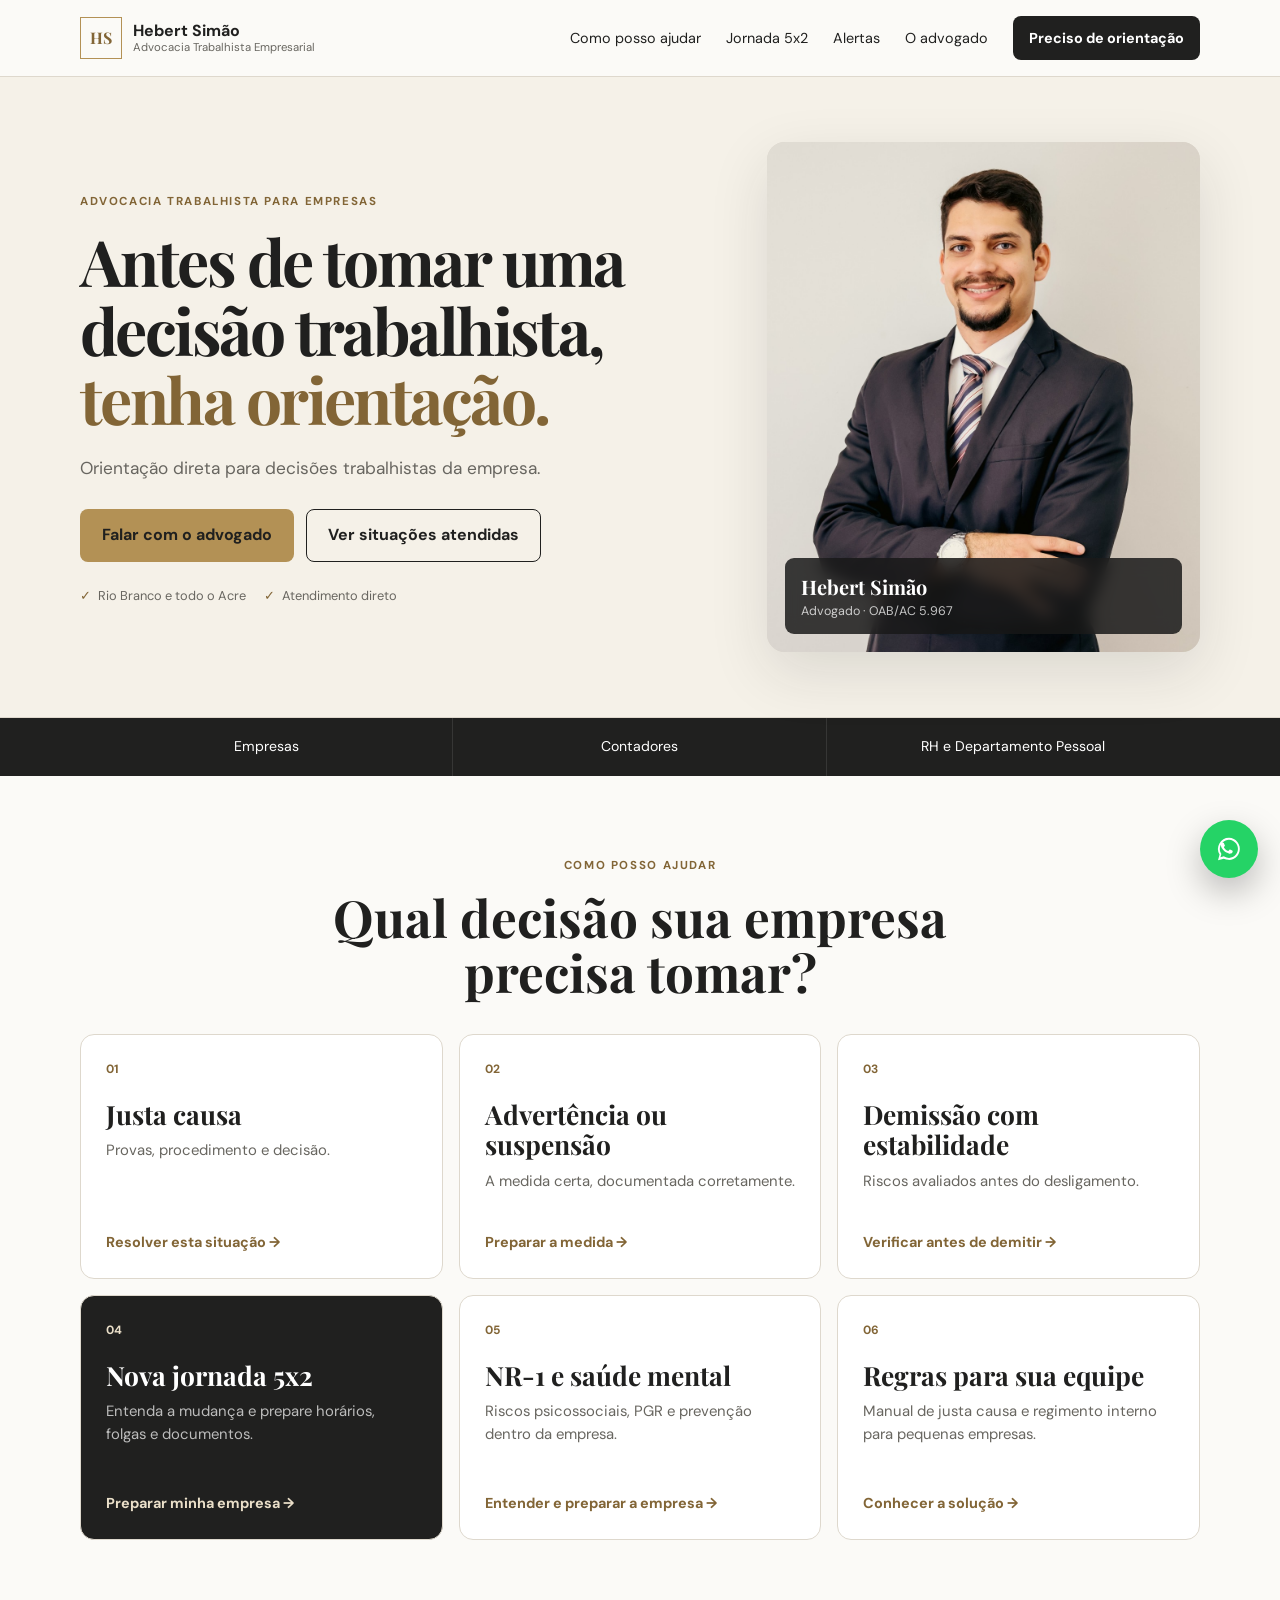
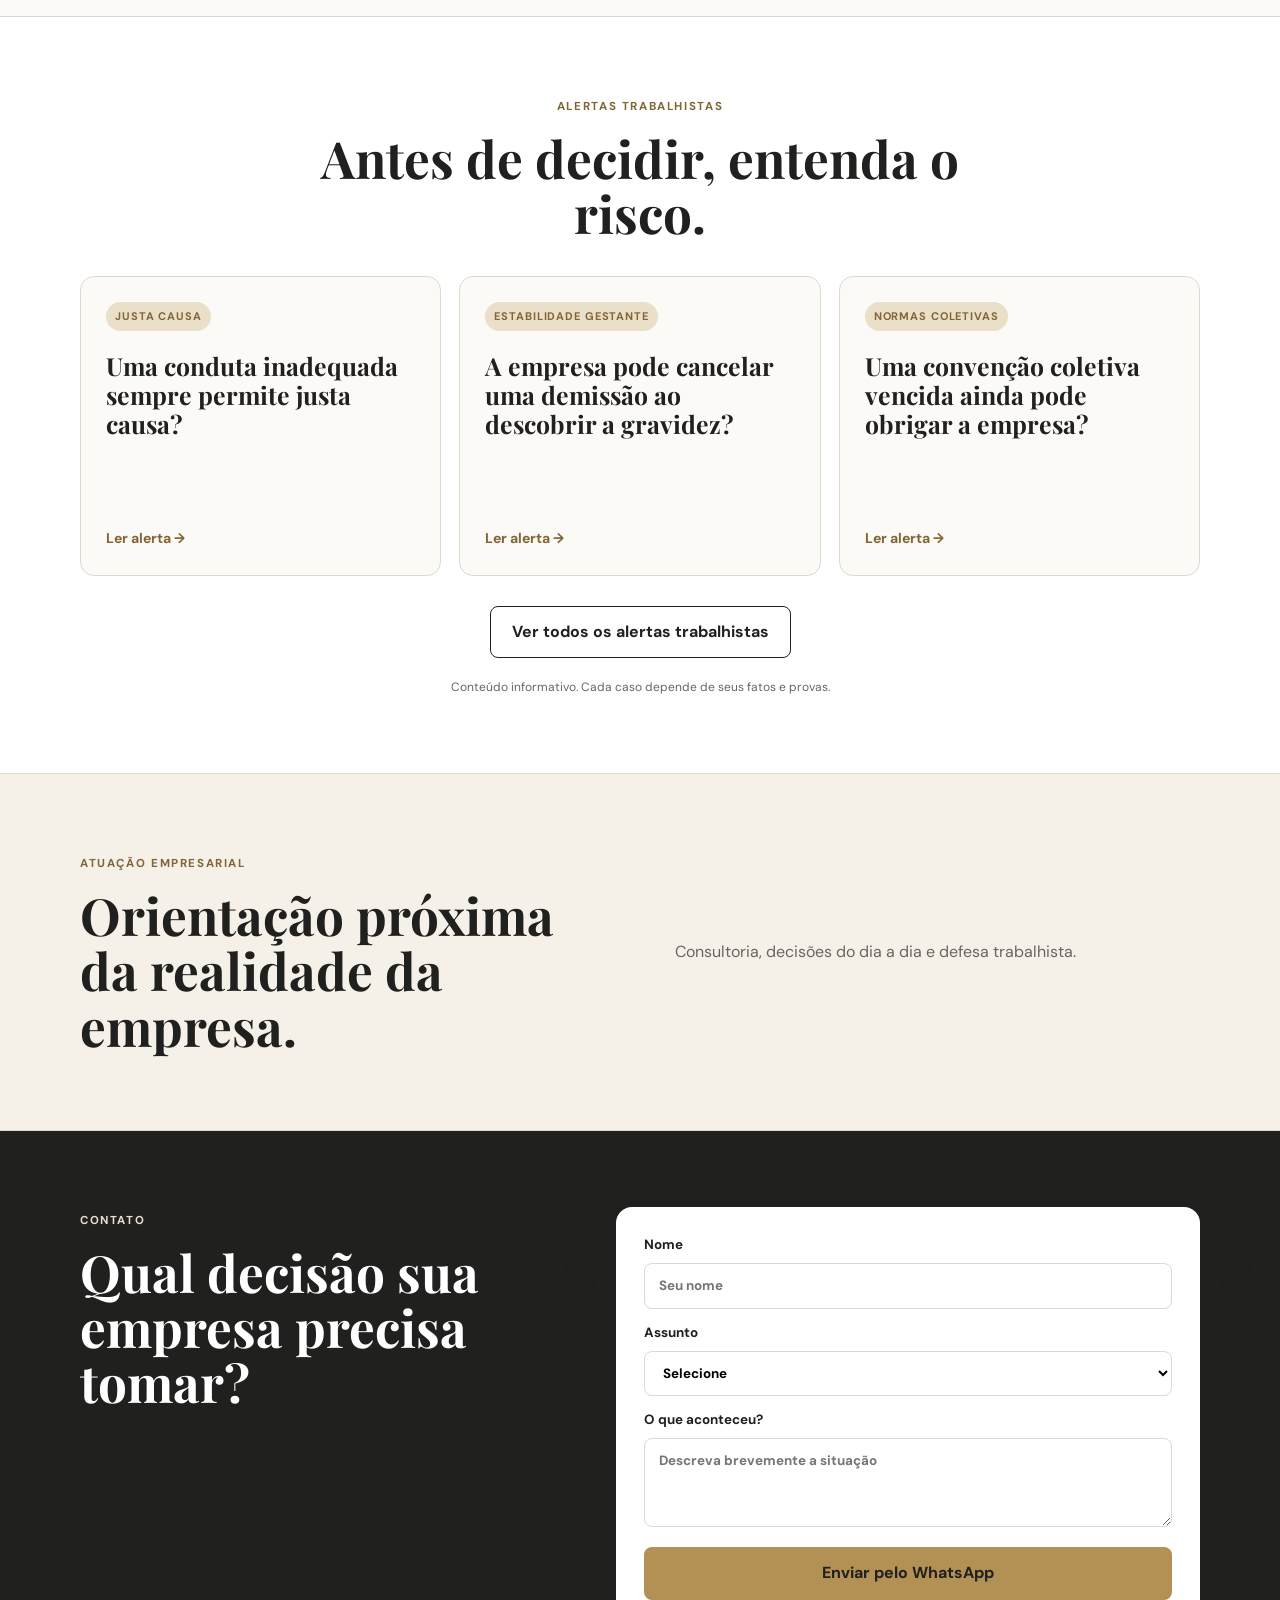
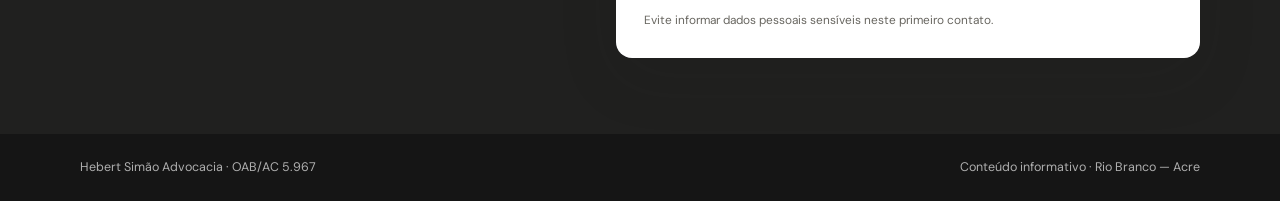
<file: index.html>
<!DOCTYPE html>
<html lang="pt-BR">
<head>
  <meta charset="UTF-8" />
  <meta name="viewport" content="width=device-width, initial-scale=1.0" />
  <meta name="description" content="Advocacia trabalhista para empresas no Acre. Jornada 5x2, justa causa, advertências, estabilidade e regimento interno." />
  <meta name="theme-color" content="#f5f1e8" />
  <meta property="og:title" content="Hebert Simão | Advocacia Trabalhista Empresarial" />
  <meta property="og:description" content="Orientação jurídica antes de advertir, aplicar justa causa ou demitir um empregado com estabilidade." />
  <title>Advogado Trabalhista para Empresas no Acre | Hebert Simão</title>
  <link rel="preconnect" href="https://fonts.googleapis.com" />
  <link rel="preconnect" href="https://fonts.gstatic.com" crossorigin />
  <link href="https://fonts.googleapis.com/css2?family=DM+Sans:wght@400;500;600;700&family=Playfair+Display:wght@600;700&display=swap" rel="stylesheet" />
  <link rel="stylesheet" href="styles.css?v=20260808-1" />
  <link rel="icon" href="favicon.svg" type="image/svg+xml" />
</head>
<body>
  <header class="site-header" id="inicio">
    <div class="container nav-wrap">
      <a class="brand" href="#inicio" aria-label="Página inicial">
        <span class="brand-mark">HS</span>
        <span class="brand-text"><strong>Hebert Simão</strong><small>Advocacia Trabalhista Empresarial</small></span>
      </a>
      <button class="menu-toggle" type="button" aria-label="Abrir menu" aria-expanded="false"><span></span><span></span><span></span></button>
      <nav class="main-nav" aria-label="Navegação principal">
        <a href="#servicos">Como posso ajudar</a>
        <a href="jornada-5x2.html">Jornada 5x2</a>
        <a href="#alertas">Alertas</a>
        <a href="#sobre">O advogado</a>
        <a class="nav-cta" href="#contato">Preciso de orientação</a>
      </nav>
    </div>
  </header>

  <main>
    <section class="hero">
      <div class="container hero-grid">
        <div class="hero-copy">
          <span class="eyebrow">Advocacia trabalhista para empresas</span>
          <h1>Antes de tomar uma decisão trabalhista, <em>tenha orientação.</em></h1>
          <p class="hero-lead">Orientação direta para decisões trabalhistas da empresa.</p>
          <div class="hero-actions">
            <a class="btn btn-primary" href="#contato" data-service="Análise de uma decisão trabalhista">Falar com o advogado</a>
            <a class="btn btn-secondary" href="#servicos">Ver situações atendidas</a>
          </div>
          <div class="hero-trust"><span>Rio Branco e todo o Acre</span><span>Atendimento direto</span></div>
        </div>
        <div class="hero-photo">
          <img src="hebert-simao.jpg?v=20260804-1" alt="Hebert Simão, advogado trabalhista empresarial" />
          <div class="photo-caption"><strong>Hebert Simão</strong><span>Advogado · OAB/AC 5.967</span></div>
        </div>
      </div>
    </section>

    <section class="quick-strip" aria-label="Públicos atendidos">
      <div class="container quick-grid"><span>Empresas</span><span>Contadores</span><span>RH e Departamento Pessoal</span></div>
    </section>

    <section class="section" id="servicos">
      <div class="container">
        <div class="section-heading centered">
          <span class="eyebrow">Como posso ajudar</span>
          <h2>Qual decisão sua empresa precisa tomar?</h2>
        </div>
        <div class="service-grid">
          <article class="service-card"><span class="service-number">01</span><h3>Justa causa</h3><p>Provas, procedimento e decisão.</p><a href="solucao.html?tipo=justa-causa">Resolver esta situação →</a></article>
          <article class="service-card"><span class="service-number">02</span><h3>Advertência ou suspensão</h3><p>A medida certa, documentada corretamente.</p><a href="solucao.html?tipo=advertencia">Preparar a medida →</a></article>
          <article class="service-card"><span class="service-number">03</span><h3>Demissão com estabilidade</h3><p>Riscos avaliados antes do desligamento.</p><a href="solucao.html?tipo=estabilidade">Verificar antes de demitir →</a></article>
          <article class="service-card featured"><span class="service-number">04</span><h3>Nova jornada 5x2</h3><p>Entenda a mudança e prepare horários, folgas e documentos.</p><a href="jornada-5x2.html">Preparar minha empresa →</a></article>
          <article class="service-card"><span class="service-number">05</span><h3>NR-1 e saúde mental</h3><p>Riscos psicossociais, PGR e prevenção dentro da empresa.</p><a href="nr1-riscos-psicossociais.html">Entender e preparar a empresa →</a></article>
          <article class="service-card"><span class="service-number">06</span><h3>Regras para sua equipe</h3><p>Manual de justa causa e regimento interno para pequenas empresas.</p><a href="consultoria.html">Conhecer a solução →</a></article>
        </div>
      </div>
    </section>

    <section class="section alerts-section" id="alertas">
      <div class="container">
        <div class="section-heading centered">
          <span class="eyebrow">Alertas trabalhistas</span>
          <h2>Antes de decidir, entenda o risco.</h2>
        </div>
        <div class="alert-grid">
          <article class="alert-card"><span class="alert-tag">Justa causa</span><h3>Uma conduta inadequada sempre permite justa causa?</h3><a href="alerta.html?id=justa-causa-proporcionalidade">Ler alerta →</a></article>
          <article class="alert-card"><span class="alert-tag">Estabilidade gestante</span><h3>A empresa pode cancelar uma demissão ao descobrir a gravidez?</h3><a href="alerta.html?id=gravidez-cancelamento-demissao">Ler alerta →</a></article>
          <article class="alert-card"><span class="alert-tag">Normas coletivas</span><h3>Uma convenção coletiva vencida ainda pode obrigar a empresa?</h3><a href="alerta.html?id=convencao-coletiva-prorrogada">Ler alerta →</a></article>
        </div>
        <div class="alerts-action"><a class="btn btn-secondary" href="alertas.html">Ver todos os alertas trabalhistas</a></div>
        <p class="editorial-note">Conteúdo informativo. Cada caso depende de seus fatos e provas.</p>
      </div>
    </section>

    <section class="section about-section" id="sobre">
      <div class="container about-wrap">
        <div><span class="eyebrow">Atuação empresarial</span><h2>Orientação próxima da realidade da empresa.</h2></div>
        <p>Consultoria, decisões do dia a dia e defesa trabalhista.</p>
      </div>
    </section>

    <section class="contact-section" id="contato">
      <div class="container contact-grid">
        <div class="contact-copy"><span class="eyebrow">Contato</span><h2>Qual decisão sua empresa precisa tomar?</h2></div>
        <form class="contact-form" id="contactForm">
          <label>Nome<input type="text" name="nome" autocomplete="name" required placeholder="Seu nome" /></label>
          <label>Assunto<select name="assunto" id="assunto" required><option value="">Selecione</option><option value="Justa causa">Justa causa</option><option value="Advertência ou suspensão">Advertência ou suspensão</option><option value="Demissão de empregado com estabilidade">Demissão com estabilidade</option><option value="Elaboração de regimento interno">Regimento interno</option><option value="Consultoria trabalhista empresarial">Consultoria trabalhista</option><option value="Adaptação à jornada 5x2">Adaptação à jornada 5x2</option><option value="Adequação à NR-1 e riscos psicossociais">NR-1 e riscos psicossociais</option><option value="Análise de uma decisão trabalhista">Outro assunto</option></select></label>
          <label>O que aconteceu?<textarea name="mensagem" required rows="3" placeholder="Descreva brevemente a situação"></textarea></label>
          <input type="hidden" name="perfil" value="Empresa, contador ou RH" />
          <button class="btn btn-primary btn-full" type="submit">Enviar pelo WhatsApp</button>
          <small class="form-note">Evite informar dados pessoais sensíveis neste primeiro contato.</small>
        </form>
      </div>
    </section>
  </main>

  <a class="whatsapp-float" href="https://wa.me/5568999528903?text=Ol%C3%A1%2C%20Dr.%20Hebert.%20Vim%20pelo%20site%20trabalhista%20empresarial." target="_blank" rel="noopener noreferrer" aria-label="Falar pelo WhatsApp"><svg viewBox="0 0 32 32" aria-hidden="true"><path d="M19.11 17.47c-.29-.15-1.71-.84-1.97-.94-.27-.1-.46-.15-.65.15-.19.29-.75.94-.91 1.13-.17.19-.34.22-.63.07-.29-.15-1.23-.45-2.34-1.45-.86-.77-1.45-1.72-1.62-2.01-.17-.29-.02-.45.13-.59.13-.13.29-.34.44-.51.15-.17.19-.29.29-.49.1-.19.05-.36-.02-.51-.07-.15-.65-1.57-.89-2.15-.23-.56-.47-.48-.65-.49h-.56c-.19 0-.51.07-.77.36-.27.29-1.01.99-1.01 2.42s1.04 2.81 1.18 3.01c.15.19 2.04 3.12 4.95 4.38.69.3 1.23.48 1.65.61.69.22 1.32.19 1.82.12.56-.08 1.71-.7 1.95-1.38.24-.68.24-1.26.17-1.38-.07-.12-.27-.19-.56-.34zM16.03 4.8a11.05 11.05 0 0 0-9.47 16.75L5 27.2l5.79-1.52A11.04 11.04 0 1 0 16.03 4.8zm0 20.08c-1.7 0-3.36-.46-4.8-1.34l-.34-.2-3.44.9.92-3.35-.22-.35a9.04 9.04 0 1 1 7.88 4.34z"/></svg></a>
  <footer class="site-footer"><div class="container footer-bottom"><span>Hebert Simão Advocacia · OAB/AC 5.967</span><span>Conteúdo informativo · Rio Branco — Acre</span></div></footer>
  <script src="script.js?v=20260806-1"></script>
</body>
</html>
</file>
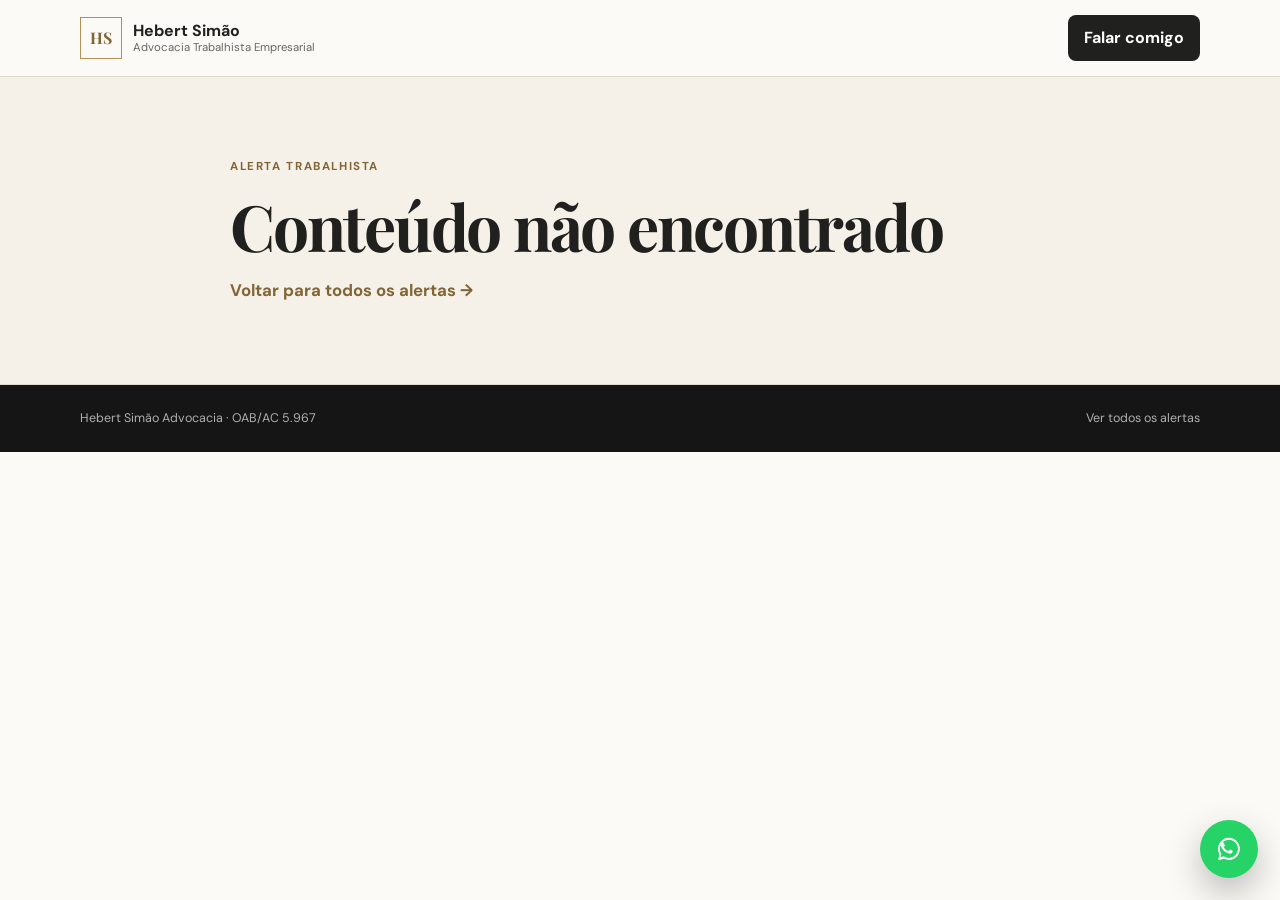
<file: alerta.html>
<!DOCTYPE html>
<html lang="pt-BR">
<head>
  <meta charset="UTF-8" /><meta name="viewport" content="width=device-width, initial-scale=1.0" />
  <meta name="description" content="Alerta trabalhista informativo para empresas." />
  <title>Alerta trabalhista | Hebert Simão</title>
  <link rel="preconnect" href="https://fonts.googleapis.com" /><link rel="preconnect" href="https://fonts.gstatic.com" crossorigin />
  <link href="https://fonts.googleapis.com/css2?family=DM+Sans:wght@400;500;600;700&family=Playfair+Display:wght@600;700&display=swap" rel="stylesheet" />
  <link rel="stylesheet" href="styles.css?v=20260806-1" /><link rel="icon" href="favicon.svg" type="image/svg+xml" />
</head>
<body>
  <header class="site-header"><div class="container nav-wrap"><a class="brand" href="index.html"><span class="brand-mark">HS</span><span class="brand-text"><strong>Hebert Simão</strong><small>Advocacia Trabalhista Empresarial</small></span></a><a class="nav-cta" href="index.html#contato">Falar comigo</a></div></header>
  <main id="articleRoot"><section class="inner-hero"><div class="container narrow"><span class="eyebrow">Alerta trabalhista</span><h1>Carregando conteúdo...</h1></div></section></main>
  <a class="whatsapp-float" href="https://wa.me/5568999528903?text=Ol%C3%A1%2C%20Dr.%20Hebert.%20Li%20um%20alerta%20trabalhista%20no%20site." target="_blank" rel="noopener noreferrer" aria-label="Falar pelo WhatsApp"><svg viewBox="0 0 32 32" aria-hidden="true"><path d="M19.11 17.47c-.29-.15-1.71-.84-1.97-.94-.27-.1-.46-.15-.65.15-.19.29-.75.94-.91 1.13-.17.19-.34.22-.63.07-.29-.15-1.23-.45-2.34-1.45-.86-.77-1.45-1.72-1.62-2.01-.17-.29-.02-.45.13-.59.13-.13.29-.34.44-.51.15-.17.19-.29.29-.49.1-.19.05-.36-.02-.51-.07-.15-.65-1.57-.89-2.15-.23-.56-.47-.48-.65-.49h-.56c-.19 0-.51.07-.77.36-.27.29-1.01.99-1.01 2.42s1.04 2.81 1.18 3.01c.15.19 2.04 3.12 4.95 4.38.69.3 1.23.48 1.65.61.69.22 1.32.19 1.82.12.56-.08 1.71-.7 1.95-1.38.24-.68.24-1.26.17-1.38-.07-.12-.27-.19-.56-.34zM16.03 4.8a11.05 11.05 0 0 0-9.47 16.75L5 27.2l5.79-1.52A11.04 11.04 0 1 0 16.03 4.8zm0 20.08c-1.7 0-3.36-.46-4.8-1.34l-.34-.2-3.44.9.92-3.35-.22-.35a9.04 9.04 0 1 1 7.88 4.34z"/></svg></a>
  <footer class="site-footer"><div class="container footer-bottom"><span>Hebert Simão Advocacia · OAB/AC 5.967</span><span><a href="alertas.html">Ver todos os alertas</a></span></div></footer>
  <script src="alertas-data.js?v=20260806-1"></script><script src="alerta.js?v=20260806-1"></script>
</body>
</html>
</file>
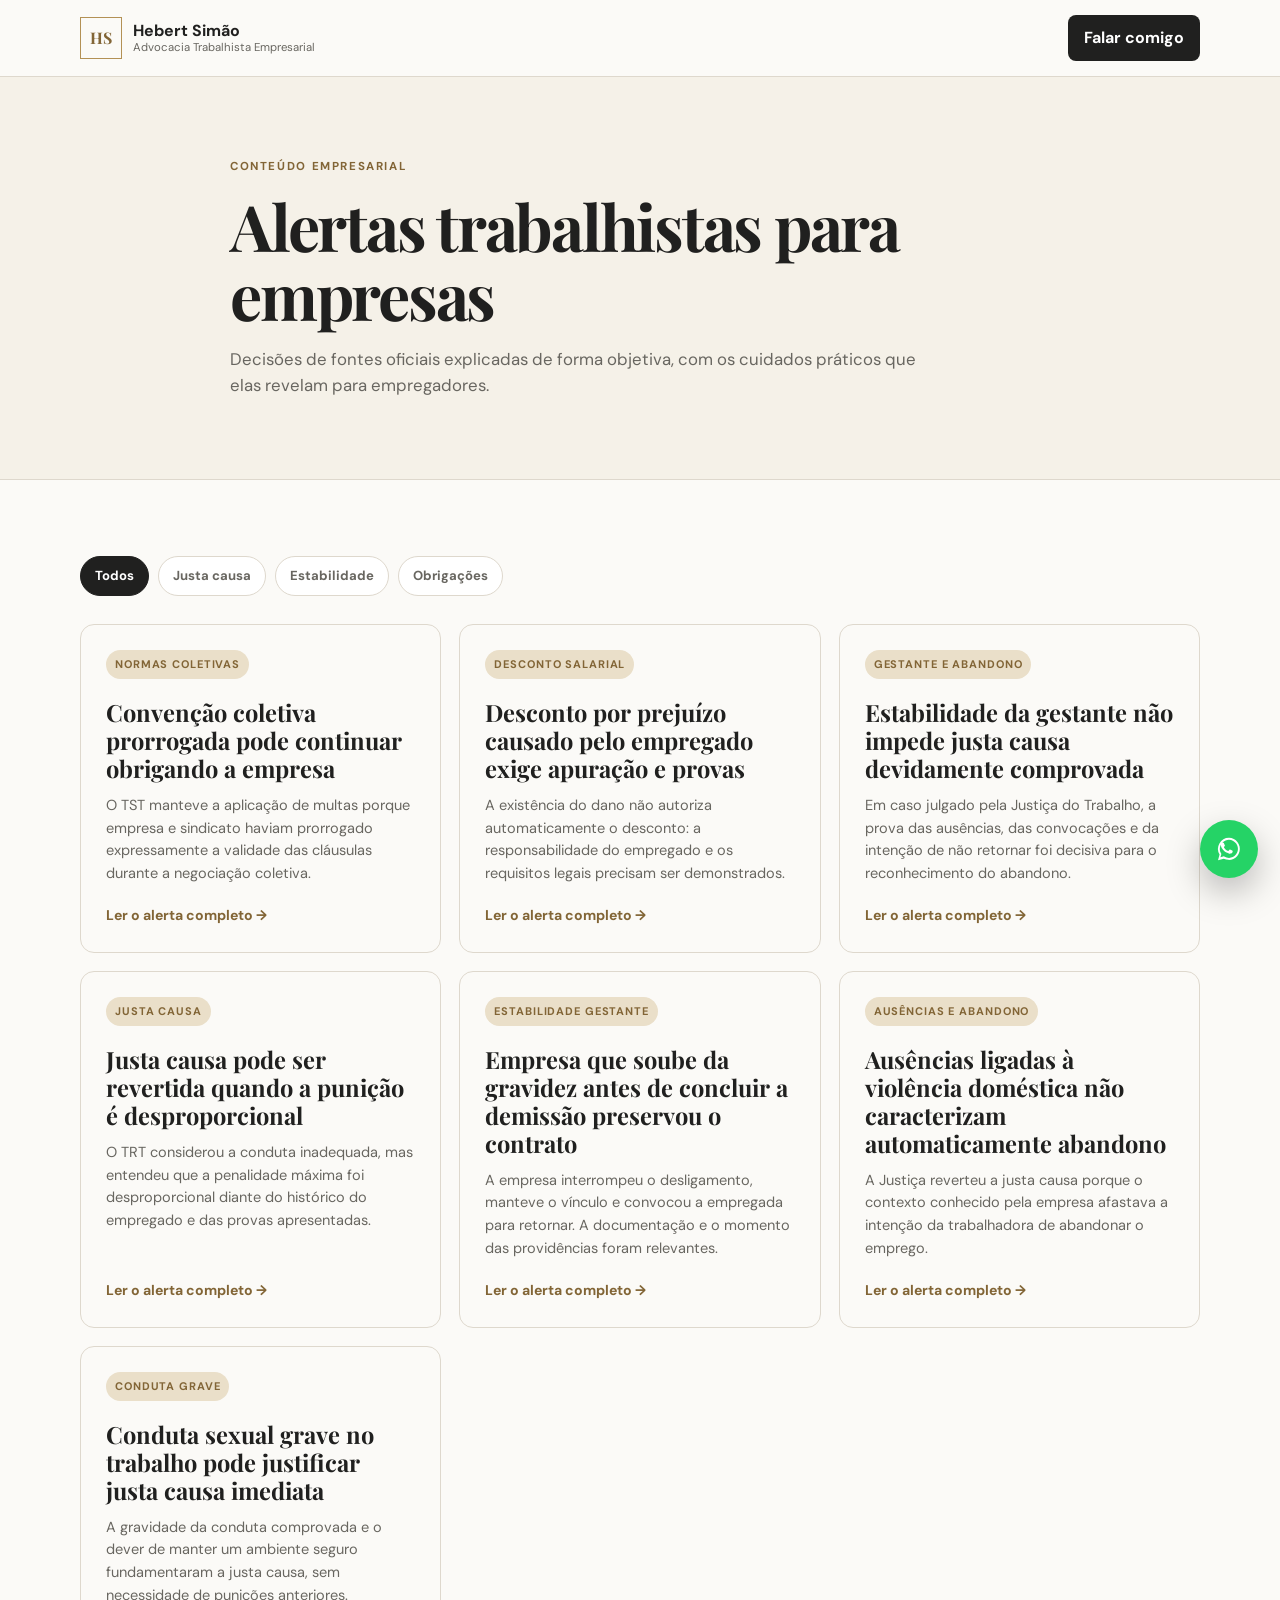
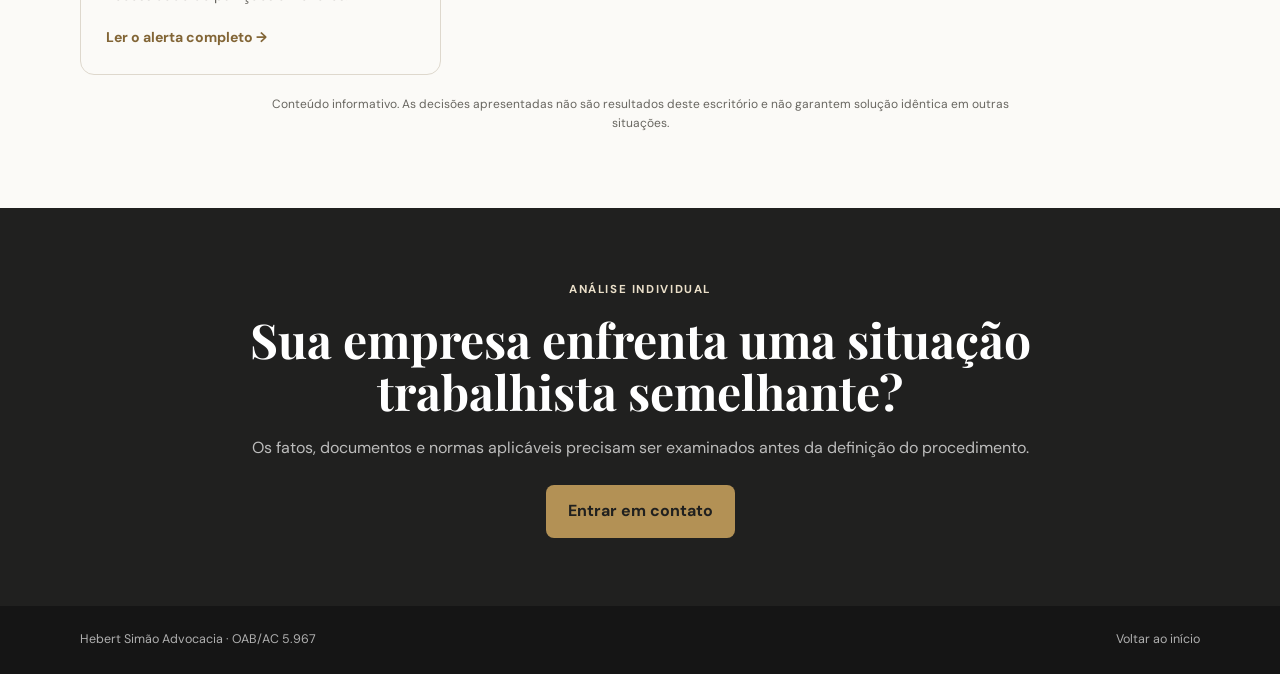
<file: alertas.html>
<!DOCTYPE html>
<html lang="pt-BR">
<head>
  <meta charset="UTF-8" /><meta name="viewport" content="width=device-width, initial-scale=1.0" />
  <meta name="description" content="Alertas trabalhistas para empresas baseados em decisões de fontes oficiais." />
  <title>Alertas trabalhistas para empresas | Hebert Simão</title>
  <link rel="preconnect" href="https://fonts.googleapis.com" /><link rel="preconnect" href="https://fonts.gstatic.com" crossorigin />
  <link href="https://fonts.googleapis.com/css2?family=DM+Sans:wght@400;500;600;700&family=Playfair+Display:wght@600;700&display=swap" rel="stylesheet" />
  <link rel="stylesheet" href="styles.css?v=20260806-1" /><link rel="icon" href="favicon.svg" type="image/svg+xml" />
</head>
<body>
  <header class="site-header"><div class="container nav-wrap"><a class="brand" href="index.html"><span class="brand-mark">HS</span><span class="brand-text"><strong>Hebert Simão</strong><small>Advocacia Trabalhista Empresarial</small></span></a><a class="nav-cta" href="index.html#contato">Falar comigo</a></div></header>
  <main>
    <section class="inner-hero"><div class="container narrow"><span class="eyebrow">Conteúdo empresarial</span><h1>Alertas trabalhistas para empresas</h1><p>Decisões de fontes oficiais explicadas de forma objetiva, com os cuidados práticos que elas revelam para empregadores.</p></div></section>
    <section class="section"><div class="container"><div class="filter-row" aria-label="Filtrar alertas"><button class="filter-button active" data-filter="todos">Todos</button><button class="filter-button" data-filter="Justa causa e disciplina">Justa causa</button><button class="filter-button" data-filter="Estabilidade gestante">Estabilidade</button><button class="filter-button" data-filter="Obrigações empresariais">Obrigações</button></div><div class="alert-grid alert-list" id="alertsList"></div><p class="editorial-note">Conteúdo informativo. As decisões apresentadas não são resultados deste escritório e não garantem solução idêntica em outras situações.</p></div></section>
    <section class="article-cta"><div class="container narrow"><span class="eyebrow">Análise individual</span><h2>Sua empresa enfrenta uma situação trabalhista semelhante?</h2><p>Os fatos, documentos e normas aplicáveis precisam ser examinados antes da definição do procedimento.</p><a class="btn btn-primary" href="index.html#contato">Entrar em contato</a></div></section>
  </main>
  <a class="whatsapp-float" href="https://wa.me/5568999528903?text=Ol%C3%A1%2C%20Dr.%20Hebert.%20Vim%20pelos%20alertas%20trabalhistas%20do%20site." target="_blank" rel="noopener noreferrer" aria-label="Falar pelo WhatsApp"><svg viewBox="0 0 32 32" aria-hidden="true"><path d="M19.11 17.47c-.29-.15-1.71-.84-1.97-.94-.27-.1-.46-.15-.65.15-.19.29-.75.94-.91 1.13-.17.19-.34.22-.63.07-.29-.15-1.23-.45-2.34-1.45-.86-.77-1.45-1.72-1.62-2.01-.17-.29-.02-.45.13-.59.13-.13.29-.34.44-.51.15-.17.19-.29.29-.49.1-.19.05-.36-.02-.51-.07-.15-.65-1.57-.89-2.15-.23-.56-.47-.48-.65-.49h-.56c-.19 0-.51.07-.77.36-.27.29-1.01.99-1.01 2.42s1.04 2.81 1.18 3.01c.15.19 2.04 3.12 4.95 4.38.69.3 1.23.48 1.65.61.69.22 1.32.19 1.82.12.56-.08 1.71-.7 1.95-1.38.24-.68.24-1.26.17-1.38-.07-.12-.27-.19-.56-.34zM16.03 4.8a11.05 11.05 0 0 0-9.47 16.75L5 27.2l5.79-1.52A11.04 11.04 0 1 0 16.03 4.8zm0 20.08c-1.7 0-3.36-.46-4.8-1.34l-.34-.2-3.44.9.92-3.35-.22-.35a9.04 9.04 0 1 1 7.88 4.34z"/></svg></a>
  <footer class="site-footer"><div class="container footer-bottom"><span>Hebert Simão Advocacia · OAB/AC 5.967</span><span><a href="index.html">Voltar ao início</a></span></div></footer>
  <script src="alertas-data.js?v=20260806-1"></script><script src="alertas.js?v=20260806-1"></script>
</body>
</html>
</file>
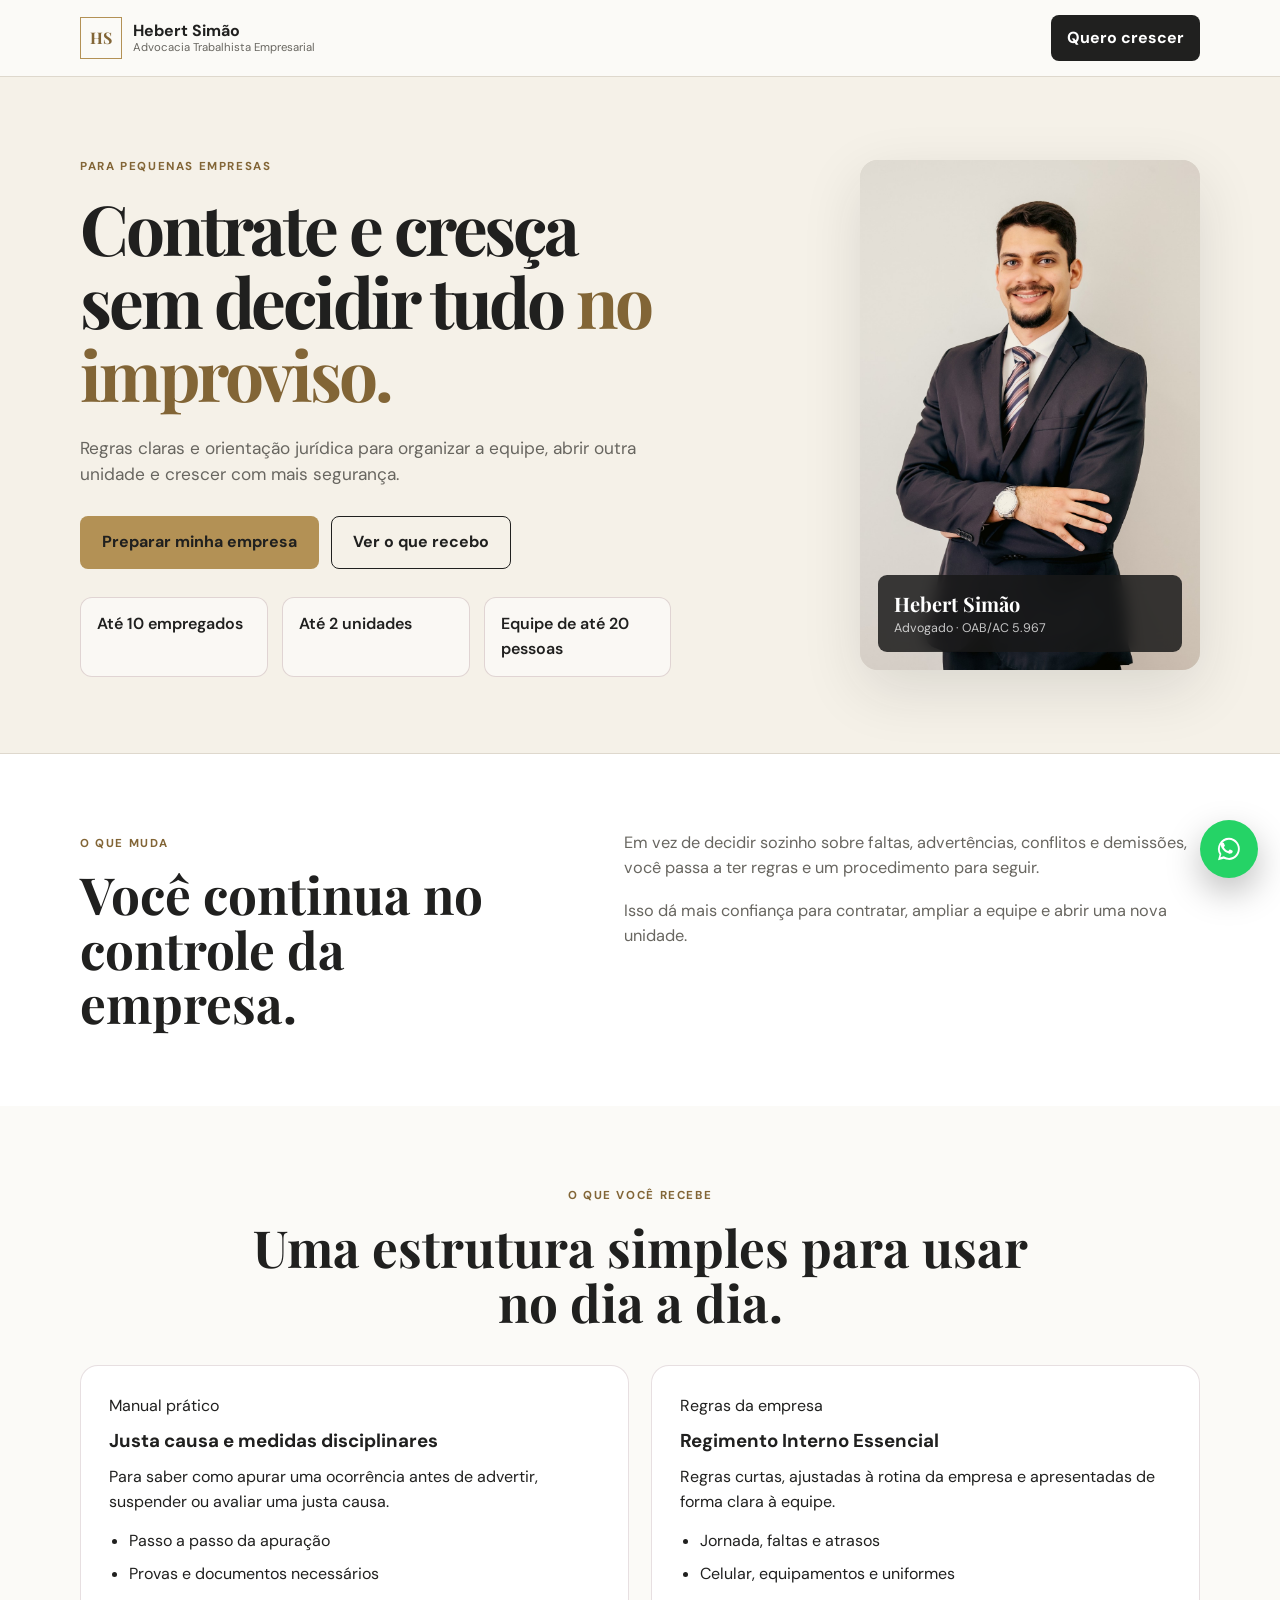
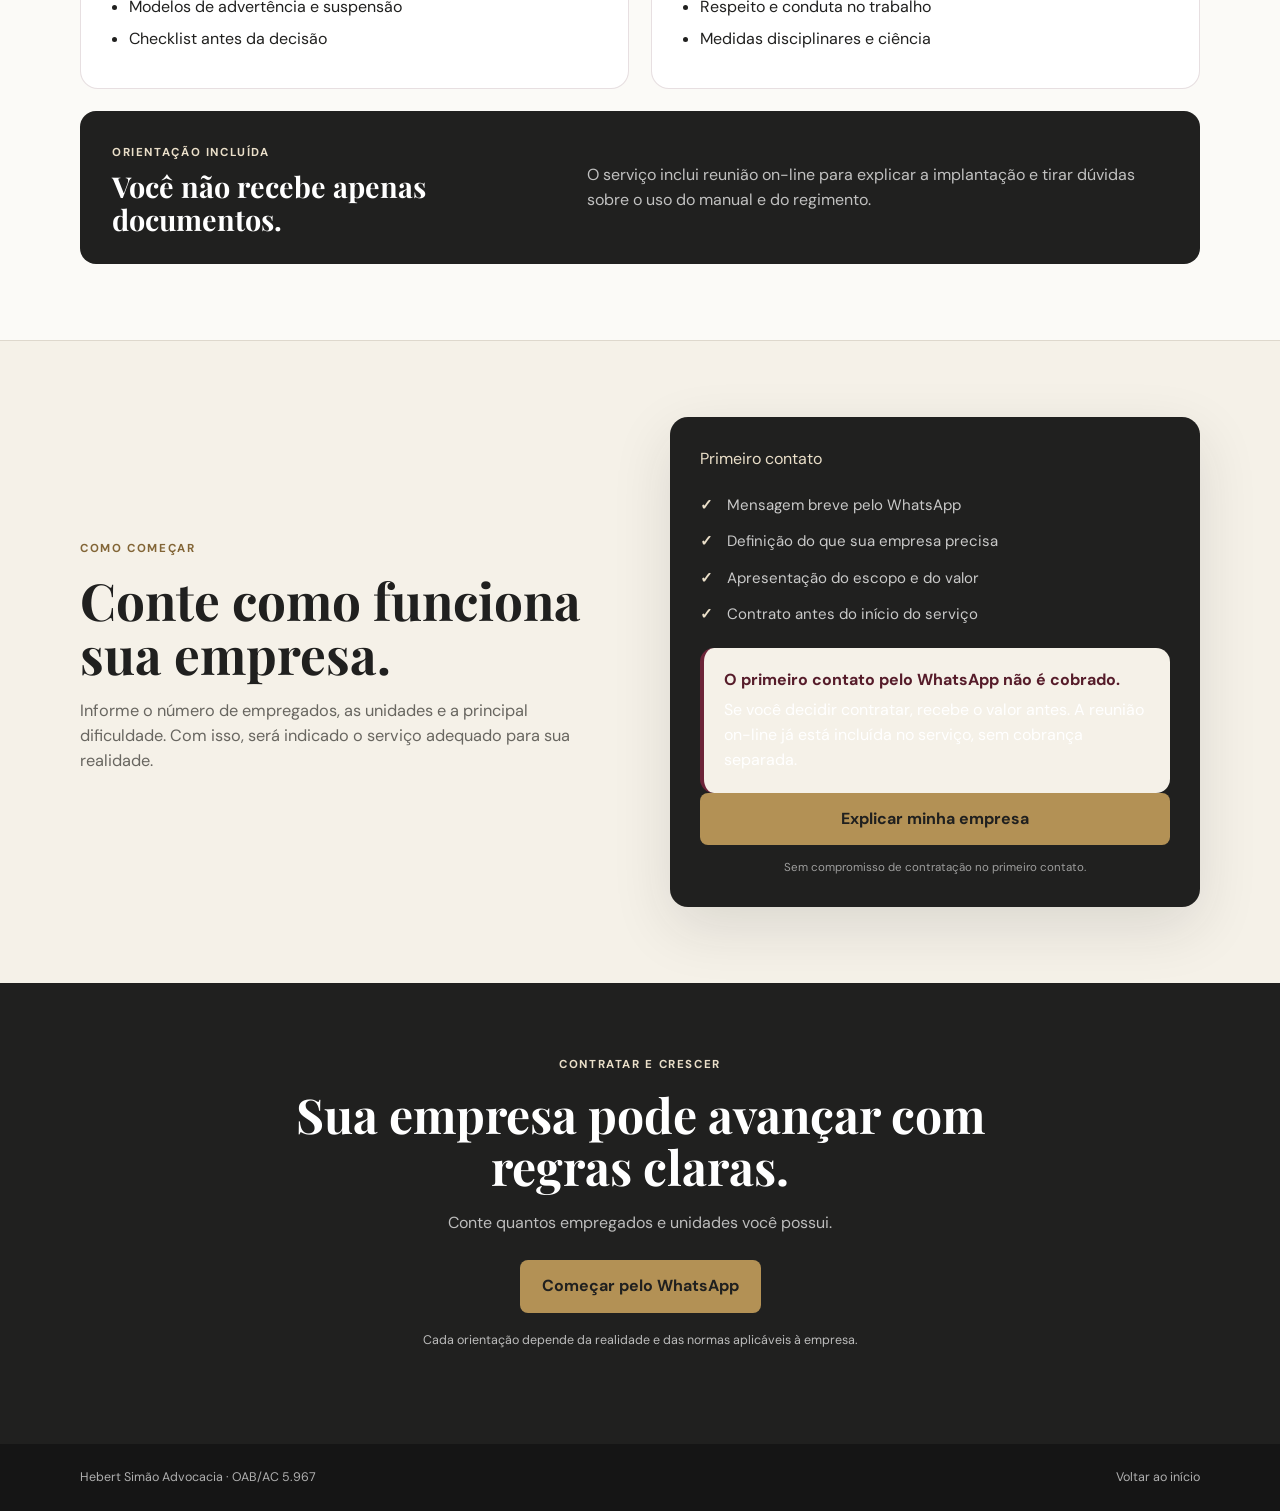
<file: consultoria.html>
<!DOCTYPE html>
<html lang="pt-BR">
<head>
  <meta charset="UTF-8" />
  <meta name="viewport" content="width=device-width, initial-scale=1.0" />
  <meta name="description" content="Apoio trabalhista para pequenas empresas que querem contratar, organizar a equipe e crescer com regras claras." />
  <meta name="theme-color" content="#f5f1e8" />
  <meta property="og:title" content="Estrutura Trabalhista para Crescer | Hebert Simão" />
  <meta property="og:description" content="Contrate e expanda sua empresa com regras claras e orientação jurídica." />
  <title>Estrutura Trabalhista para Crescer | Hebert Simão</title>
  <link rel="preconnect" href="https://fonts.googleapis.com" />
  <link rel="preconnect" href="https://fonts.gstatic.com" crossorigin />
  <link href="https://fonts.googleapis.com/css2?family=DM+Sans:wght@400;500;600;700&family=Playfair+Display:wght@600;700&display=swap" rel="stylesheet" />
  <link rel="stylesheet" href="styles.css?v=20260808-2" />
  <link rel="icon" href="favicon.svg" type="image/svg+xml" />
  <style>
    .growth-hero .hero-photo{max-width:430px;margin-left:auto}
    .growth-hero .hero-photo img{width:100%;display:block}
    .simple-proof{display:grid;grid-template-columns:repeat(3,1fr);gap:14px;margin-top:28px}
    .simple-proof span{padding:14px 16px;border:1px solid rgba(86,28,42,.16);border-radius:12px;font-weight:600;background:rgba(255,255,255,.52)}
    .included-grid{display:grid;grid-template-columns:repeat(2,1fr);gap:22px}
    .included-card{padding:28px;border:1px solid rgba(86,28,42,.14);border-radius:18px;background:#fff}
    .included-card h3{margin:8px 0 10px}.included-card p{margin:0 0 14px}
    .short-list{margin:0;padding-left:20px}.short-list li{margin:8px 0}
    .payment-clear{margin-top:22px;padding:20px;border-radius:14px;background:#f5f1e8;border-left:4px solid #6c2438}
    .payment-clear strong{display:block;margin-bottom:5px;color:#561c2a}
    @media(max-width:760px){
      .growth-hero-grid{display:flex;flex-direction:column}
      .growth-hero .hero-photo{max-width:100%;margin:10px 0 0}
      .growth-lead{font-size:1rem}
      .hero-actions{display:block}.hero-actions .btn{width:100%;margin:0 0 10px}
      .simple-proof,.included-grid{grid-template-columns:1fr}
      .simple-proof{gap:8px;margin-top:18px}.simple-proof span{padding:11px 13px}
      .included-card{padding:22px}.section{padding-top:54px;padding-bottom:54px}
    }
  </style>
</head>
<body>
  <header class="site-header">
    <div class="container nav-wrap">
      <a class="brand" href="index.html" aria-label="Voltar à página inicial">
        <span class="brand-mark">HS</span>
        <span class="brand-text"><strong>Hebert Simão</strong><small>Advocacia Trabalhista Empresarial</small></span>
      </a>
      <a class="nav-cta" href="#comecar">Quero crescer</a>
    </div>
  </header>

  <main>
    <section class="growth-hero">
      <div class="container growth-hero-grid">
        <div>
          <span class="eyebrow">Para pequenas empresas</span>
          <h1>Contrate e cresça sem decidir tudo <em>no improviso.</em></h1>
          <p class="growth-lead">Regras claras e orientação jurídica para organizar a equipe, abrir outra unidade e crescer com mais segurança.</p>
          <div class="hero-actions">
            <a class="btn btn-primary" href="#comecar">Preparar minha empresa</a>
            <a class="btn btn-secondary" href="#incluido">Ver o que recebo</a>
          </div>
          <div class="simple-proof">
            <span>Até 10 empregados</span>
            <span>Até 2 unidades</span>
            <span>Equipe de até 20 pessoas</span>
          </div>
        </div>
        <div class="hero-photo">
          <img src="hebert-simao.jpg?v=20260804-1" alt="Hebert Simão, advogado trabalhista empresarial" />
          <div class="photo-caption"><strong>Hebert Simão</strong><span>Advogado · OAB/AC 5.967</span></div>
        </div>
      </div>
    </section>

    <section class="section problem-section">
      <div class="container problem-grid">
        <div>
          <span class="eyebrow">O que muda</span>
          <h2>Você continua no controle da empresa.</h2>
        </div>
        <div class="problem-copy">
          <p>Em vez de decidir sozinho sobre faltas, advertências, conflitos e demissões, você passa a ter regras e um procedimento para seguir.</p>
          <p>Isso dá mais confiança para contratar, ampliar a equipe e abrir uma nova unidade.</p>
        </div>
      </div>
    </section>

    <section class="section growth-solution" id="incluido">
      <div class="container">
        <div class="section-heading centered">
          <span class="eyebrow">O que você recebe</span>
          <h2>Uma estrutura simples para usar no dia a dia.</h2>
        </div>

        <div class="included-grid">
          <article class="included-card">
            <span class="support-label">Manual prático</span>
            <h3>Justa causa e medidas disciplinares</h3>
            <p>Para saber como apurar uma ocorrência antes de advertir, suspender ou avaliar uma justa causa.</p>
            <ul class="short-list">
              <li>Passo a passo da apuração</li>
              <li>Provas e documentos necessários</li>
              <li>Modelos de advertência e suspensão</li>
              <li>Checklist antes da decisão</li>
            </ul>
          </article>

          <article class="included-card featured">
            <span class="support-label">Regras da empresa</span>
            <h3>Regimento Interno Essencial</h3>
            <p>Regras curtas, ajustadas à rotina da empresa e apresentadas de forma clara à equipe.</p>
            <ul class="short-list">
              <li>Jornada, faltas e atrasos</li>
              <li>Celular, equipamentos e uniformes</li>
              <li>Respeito e conduta no trabalho</li>
              <li>Medidas disciplinares e ciência</li>
            </ul>
          </article>
        </div>

        <div class="support-band">
          <div>
            <span class="eyebrow">Orientação incluída</span>
            <h3>Você não recebe apenas documentos.</h3>
          </div>
          <p>O serviço inclui reunião on-line para explicar a implantação e tirar dúvidas sobre o uso do manual e do regimento.</p>
        </div>
      </div>
    </section>

    <section class="section start-section" id="comecar">
      <div class="container start-grid">
        <div>
          <span class="eyebrow">Como começar</span>
          <h2>Conte como funciona sua empresa.</h2>
          <p>Informe o número de empregados, as unidades e a principal dificuldade. Com isso, será indicado o serviço adequado para sua realidade.</p>
        </div>
        <div class="start-card">
          <span class="support-label">Primeiro contato</span>
          <ul class="consult-checks dark">
            <li>Mensagem breve pelo WhatsApp</li>
            <li>Definição do que sua empresa precisa</li>
            <li>Apresentação do escopo e do valor</li>
            <li>Contrato antes do início do serviço</li>
          </ul>
          <div class="payment-clear">
            <strong>O primeiro contato pelo WhatsApp não é cobrado.</strong>
            Se você decidir contratar, recebe o valor antes. A reunião on-line já está incluída no serviço, sem cobrança separada.
          </div>
          <a class="btn btn-primary btn-full" href="https://wa.me/5568999528903?text=Ol%C3%A1%2C%20Dr.%20Hebert.%20Quero%20preparar%20minha%20empresa%20para%20crescer.%20Tenho%20___%20empregados%20e%20___%20unidade(s).%20Minha%20principal%20dificuldade%20%C3%A9%20___." target="_blank" rel="noopener noreferrer">Explicar minha empresa</a>
          <small>Sem compromisso de contratação no primeiro contato.</small>
        </div>
      </div>
    </section>

    <section class="article-cta">
      <div class="container narrow">
        <span class="eyebrow">Contratar e crescer</span>
        <h2>Sua empresa pode avançar com regras claras.</h2>
        <p>Conte quantos empregados e unidades você possui.</p>
        <a class="btn btn-primary" href="https://wa.me/5568999528903?text=Ol%C3%A1%2C%20Dr.%20Hebert.%20Vim%20pela%20p%C3%A1gina%20Estrutura%20Trabalhista%20para%20Crescer.%20Minha%20empresa%20tem%20___%20empregados%20e%20___%20unidade(s)." target="_blank" rel="noopener noreferrer">Começar pelo WhatsApp</a>
        <p class="consult-note">Cada orientação depende da realidade e das normas aplicáveis à empresa.</p>
      </div>
    </section>
  </main>

  <a class="whatsapp-float" href="https://wa.me/5568999528903?text=Ol%C3%A1%2C%20Dr.%20Hebert.%20Quero%20preparar%20minha%20empresa%20para%20crescer." target="_blank" rel="noopener noreferrer" aria-label="Falar pelo WhatsApp">
    <svg viewBox="0 0 32 32" aria-hidden="true"><path d="M19.11 17.47c-.29-.15-1.71-.84-1.97-.94-.27-.1-.46-.15-.65.15-.19.29-.75.94-.91 1.13-.17.19-.34.22-.63.07-.29-.15-1.23-.45-2.34-1.45-.86-.77-1.45-1.72-1.62-2.01-.17-.29-.02-.45.13-.59.13-.13.29-.34.44-.51.15-.17.19-.29.29-.49.1-.19.05-.36-.02-.51-.07-.15-.65-1.57-.89-2.15-.23-.56-.47-.48-.65-.49h-.56c-.19 0-.51.07-.77.36-.27.29-1.01.99-1.01 2.42s1.04 2.81 1.18 3.01c.15.19 2.04 3.12 4.95 4.38.69.3 1.23.48 1.65.61.69.22 1.32.19 1.82.12.56-.08 1.71-.7 1.95-1.38.24-.68.24-1.26.17-1.38-.07-.12-.27-.19-.56-.34zM16.03 4.8a11.05 11.05 0 0 0-9.47 16.75L5 27.2l5.79-1.52A11.04 11.04 0 1 0 16.03 4.8zm0 20.08c-1.7 0-3.36-.46-4.8-1.34l-.34-.2-3.44.9.92-3.35-.22-.35a9.04 9.04 0 1 1 7.88 4.34z"/></svg>
  </a>
  <footer class="site-footer"><div class="container footer-bottom"><span>Hebert Simão Advocacia · OAB/AC 5.967</span><span><a href="index.html">Voltar ao início</a></span></div></footer>
</body>
</html>
</file>
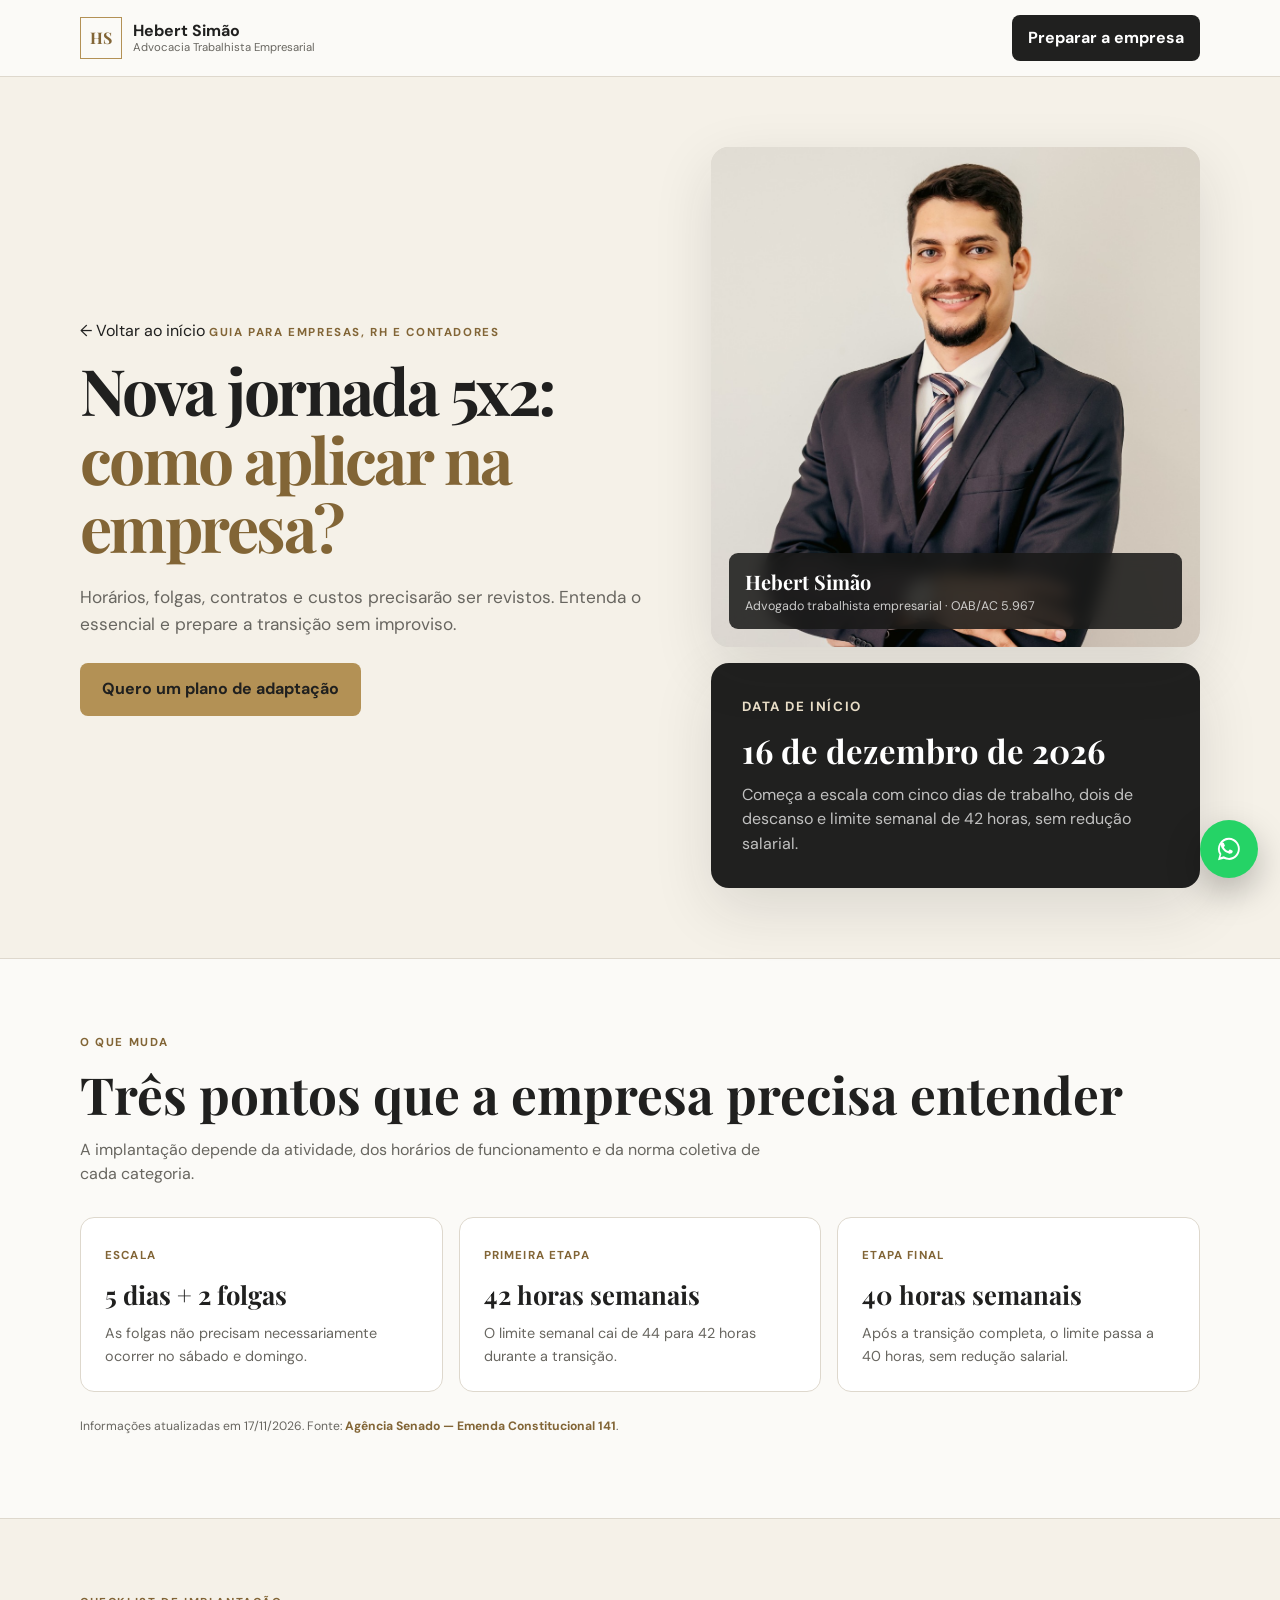
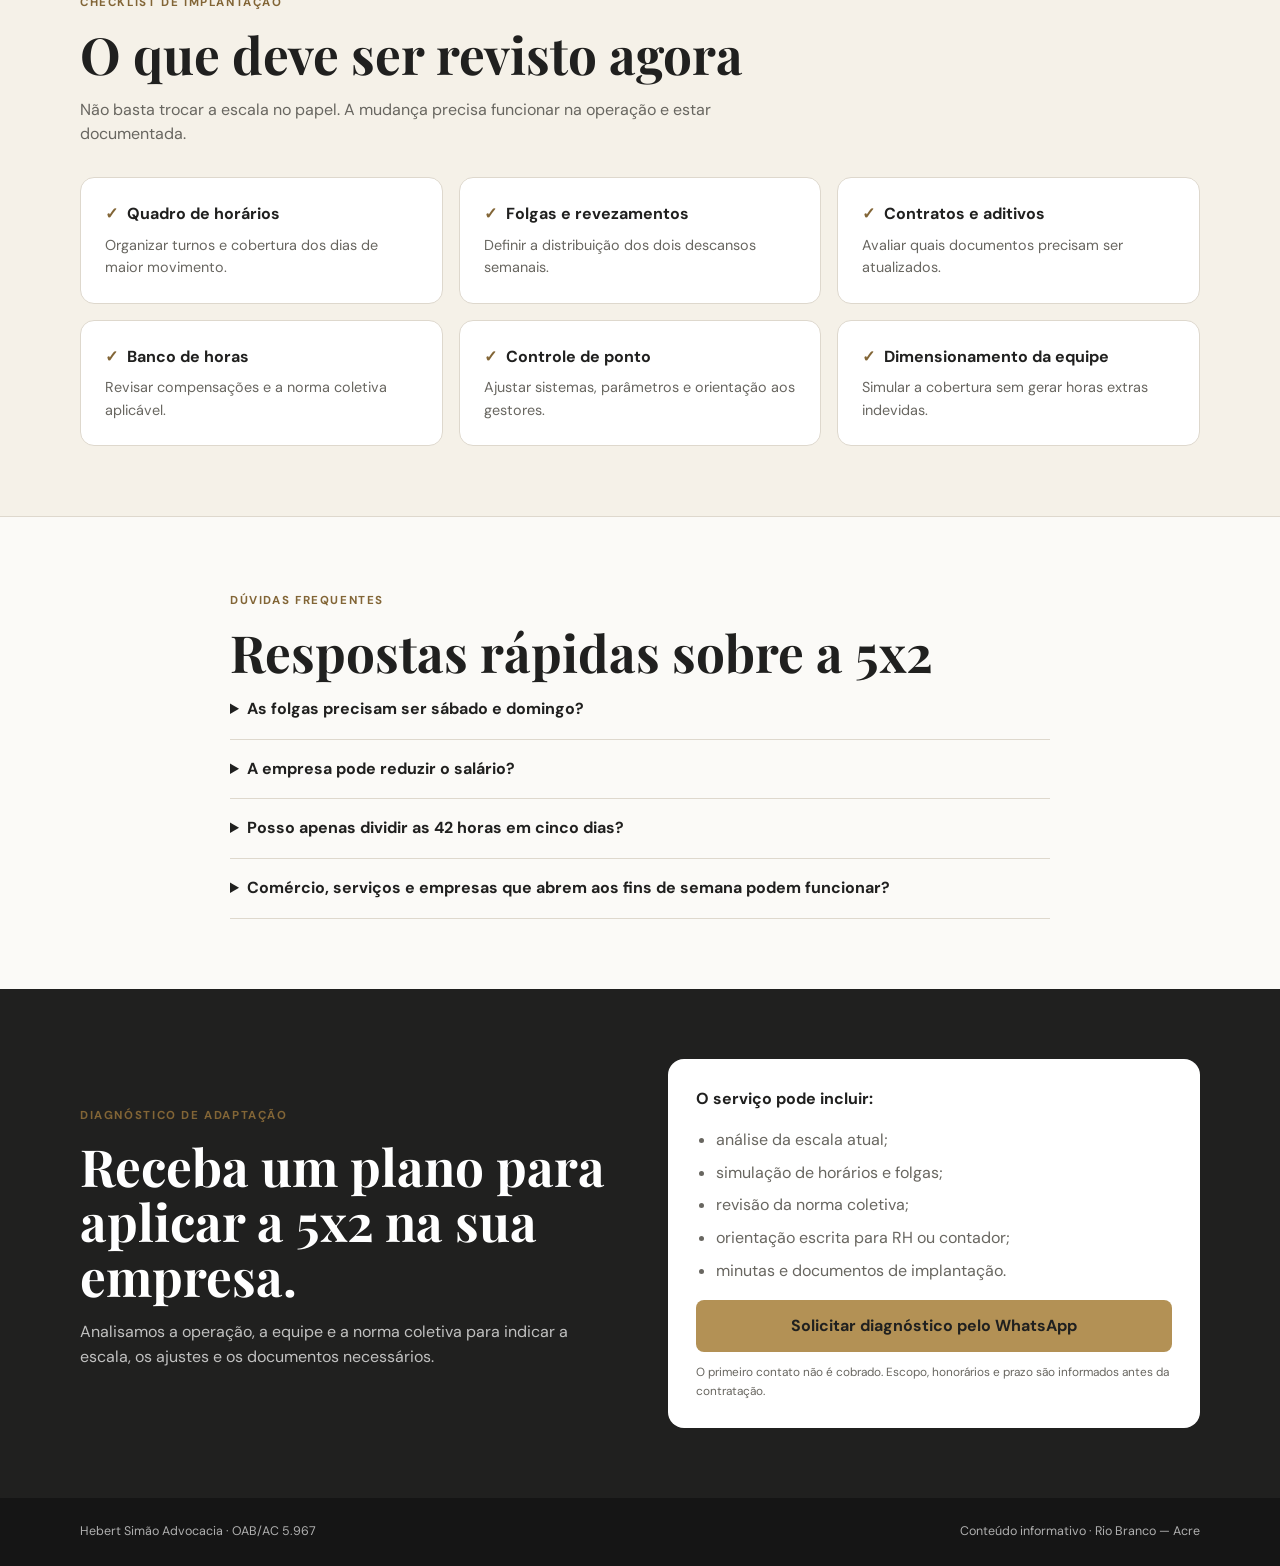
<file: jornada-5x2.html>
<!DOCTYPE html>
<html lang="pt-BR">
<head>
  <meta charset="UTF-8" />
  <meta name="viewport" content="width=device-width, initial-scale=1.0" />
  <meta name="description" content="Nova jornada 5x2: entenda quando começa, como organizar horários e folgas e como adaptar RH, contratos e documentos da empresa." />
  <meta name="keywords" content="jornada 5x2, escala 5x2, fim da escala 6x1, como aplicar jornada 5x2, jornada 5x2 RH, jornada 5x2 empresas" />
  <meta name="theme-color" content="#f5f1e8" />
  <link rel="canonical" href="https://trabalhista-empresarial.vercel.app/jornada-5x2.html" />
  <meta property="og:title" content="Nova jornada 5x2: como preparar sua empresa" />
  <meta property="og:description" content="Guia direto para empresários, RHs e contadores organizarem a transição para a jornada 5x2." />
  <meta property="og:url" content="https://trabalhista-empresarial.vercel.app/jornada-5x2.html" />
  <meta property="og:type" content="article" />
  <title>Jornada 5x2: como aplicar na empresa | Hebert Simão</title>
  <link rel="preconnect" href="https://fonts.googleapis.com" />
  <link rel="preconnect" href="https://fonts.gstatic.com" crossorigin />
  <link href="https://fonts.googleapis.com/css2?family=DM+Sans:wght@400;500;600;700&family=Playfair+Display:wght@600;700&display=swap" rel="stylesheet" />
  <link rel="stylesheet" href="styles.css?v=20261117-1" />
  <link rel="icon" href="favicon.svg" type="image/svg+xml" />
  <style>
    .five-hero{padding:70px 0;background:var(--cream);border-bottom:1px solid var(--line)}
    .five-grid{display:grid;grid-template-columns:1.08fr .92fr;gap:58px;align-items:center}
    .five-hero h1,.five-section h2,.five-cta h2{font-family:"Playfair Display",serif;line-height:1.07;margin:0}
    .five-hero h1{font-size:clamp(2.7rem,5vw,4.8rem);letter-spacing:-.04em}
    .five-hero h1 em{font-style:normal;color:var(--gold-dark)}
    .five-lead{font-size:1.08rem;color:var(--muted);max-width:690px;margin:22px 0 26px}
    .five-profile{position:relative;overflow:hidden;height:500px;border-radius:18px;background:#ded8cd;box-shadow:var(--shadow)}
    .five-profile img{width:100%;height:100%;display:block;object-fit:cover;object-position:center 18%}
    .five-profile-caption{position:absolute;left:18px;right:18px;bottom:18px;padding:13px 16px;border-radius:9px;background:rgba(25,25,24,.86);color:#fff;backdrop-filter:blur(8px)}
    .five-profile-caption strong,.five-profile-caption span{display:block}.five-profile-caption strong{font-family:"Playfair Display",serif;font-size:1.25rem}.five-profile-caption span{font-size:.78rem;color:rgba(255,255,255,.76)}
    .date-card{background:var(--ink);color:#fff;border-radius:18px;padding:31px;box-shadow:var(--shadow);margin-top:16px}
    .date-card small{color:var(--gold-light);text-transform:uppercase;letter-spacing:.12em;font-weight:700}
    .date-card strong{display:block;font-family:"Playfair Display",serif;font-size:2.05rem;line-height:1.15;margin:13px 0}
    .date-card p{color:rgba(255,255,255,.72);margin:0}
    .five-section{padding:70px 0}.five-section.alt{background:var(--cream);border-top:1px solid var(--line);border-bottom:1px solid var(--line)}
    .five-section h2{font-size:clamp(2rem,4vw,3.2rem)}.section-copy{color:var(--muted);max-width:720px;margin:16px 0 30px}
    .change-grid,.check-grid{display:grid;grid-template-columns:repeat(3,1fr);gap:16px}
    .change-card,.check-card{background:#fff;border:1px solid var(--line);border-radius:14px;padding:24px}
    .change-card span{color:var(--gold-dark);font-size:.72rem;font-weight:700;text-transform:uppercase;letter-spacing:.1em}
    .change-card strong{display:block;font-family:"Playfair Display",serif;font-size:1.6rem;line-height:1.15;margin:13px 0}
    .change-card p,.check-card p{color:var(--muted);font-size:.9rem;margin:0}
    .check-card strong{display:block;margin-bottom:7px}.check-card strong:before{content:"✓";color:var(--gold-dark);margin-right:9px}
    .faq{max-width:820px}.faq details{border-bottom:1px solid var(--line);padding:17px 0}.faq summary{font-weight:700;cursor:pointer}.faq p{color:var(--muted);margin:11px 0 0}
    .five-cta{background:var(--ink);color:#fff;padding:70px 0}.five-cta-grid{display:grid;grid-template-columns:1fr 1fr;gap:55px;align-items:center}
    .five-cta h2{font-size:clamp(2.1rem,4vw,3.4rem)}.five-cta p{color:rgba(255,255,255,.72)}
    .offer-card{background:#fff;color:var(--ink);border-radius:16px;padding:28px}.offer-card ul{padding-left:20px;color:var(--muted)}.offer-card li{margin:8px 0}
    .source-note{font-size:.76rem;color:var(--muted);margin-top:25px}.source-note a{color:var(--gold-dark);font-weight:700}
    @media(max-width:900px){.five-grid,.five-cta-grid{grid-template-columns:1fr}.change-grid,.check-grid{grid-template-columns:1fr 1fr}.five-profile{height:480px;max-width:520px}}
    @media(max-width:640px){.five-hero{padding:48px 0}.five-hero h1{font-size:2.55rem}.five-section,.five-cta{padding:52px 0}.change-grid,.check-grid{grid-template-columns:1fr}.date-card,.offer-card{padding:23px}.five-profile{height:390px}}
  </style>
  <script type="application/ld+json">
  {"@context":"https://schema.org","@type":"LegalService","name":"Hebert Simão Advocacia Trabalhista Empresarial","url":"https://trabalhista-empresarial.vercel.app/jornada-5x2.html","areaServed":"Acre","serviceType":"Orientação para implantação da jornada 5x2 em empresas"}
  </script>
  <script type="application/ld+json">
  {"@context":"https://schema.org","@type":"FAQPage","mainEntity":[
    {"@type":"Question","name":"Quando começa a jornada 5x2?","acceptedAnswer":{"@type":"Answer","text":"A regra entra em vigor em 16 de dezembro de 2026, após o período de transição previsto na Emenda Constitucional 141."}},
    {"@type":"Question","name":"As duas folgas precisam ser sábado e domingo?","acceptedAnswer":{"@type":"Answer","text":"Não necessariamente. Um dos repousos deve ocorrer preferencialmente aos domingos, e a distribuição precisa respeitar a nova regra e as normas coletivas aplicáveis."}},
    {"@type":"Question","name":"A empresa pode reduzir o salário?","acceptedAnswer":{"@type":"Answer","text":"Não. A redução da jornada não autoriza redução salarial."}}
  ]}
  </script>
</head>
<body>
  <header class="site-header">
    <div class="container nav-wrap">
      <a class="brand" href="index.html" aria-label="Página inicial"><span class="brand-mark">HS</span><span class="brand-text"><strong>Hebert Simão</strong><small>Advocacia Trabalhista Empresarial</small></span></a>
      <a class="nav-cta compact-cta" href="https://wa.me/5568999528903?text=Ol%C3%A1%2C%20Dr.%20Hebert.%20Quero%20preparar%20minha%20empresa%20para%20a%20jornada%205x2." target="_blank" rel="noopener noreferrer">Preparar a empresa</a>
    </div>
  </header>
  <main>
    <section class="five-hero">
      <div class="container five-grid">
        <div>
          <a class="back-link" href="index.html">← Voltar ao início</a>
          <span class="eyebrow">Guia para empresas, RH e contadores</span>
          <h1>Nova jornada 5x2: <em>como aplicar na empresa?</em></h1>
          <p class="five-lead">Horários, folgas, contratos e custos precisarão ser revistos. Entenda o essencial e prepare a transição sem improviso.</p>
          <a class="btn btn-primary" href="#diagnostico">Quero um plano de adaptação</a>
        </div>
        <div>
          <div class="five-profile">
            <img src="hebert-simao.jpg?v=20260804-1" alt="Hebert Simão, advogado trabalhista empresarial" />
            <div class="five-profile-caption"><strong>Hebert Simão</strong><span>Advogado trabalhista empresarial · OAB/AC 5.967</span></div>
          </div>
          <aside class="date-card">
            <small>Data de início</small>
            <strong>16 de dezembro de 2026</strong>
            <p>Começa a escala com cinco dias de trabalho, dois de descanso e limite semanal de 42 horas, sem redução salarial.</p>
          </aside>
        </div>
      </div>
    </section>

    <section class="five-section">
      <div class="container">
        <span class="eyebrow">O que muda</span>
        <h2>Três pontos que a empresa precisa entender</h2>
        <p class="section-copy">A implantação depende da atividade, dos horários de funcionamento e da norma coletiva de cada categoria.</p>
        <div class="change-grid">
          <article class="change-card"><span>Escala</span><strong>5 dias + 2 folgas</strong><p>As folgas não precisam necessariamente ocorrer no sábado e domingo.</p></article>
          <article class="change-card"><span>Primeira etapa</span><strong>42 horas semanais</strong><p>O limite semanal cai de 44 para 42 horas durante a transição.</p></article>
          <article class="change-card"><span>Etapa final</span><strong>40 horas semanais</strong><p>Após a transição completa, o limite passa a 40 horas, sem redução salarial.</p></article>
        </div>
        <p class="source-note">Informações atualizadas em 17/11/2026. Fonte: <a href="https://www12.senado.leg.br/noticias/materias/2026/10/16/congresso-promulga-o-fim-da-escala-6x1-e-aposentadoria-de-agentes-de-saude" target="_blank" rel="noopener noreferrer">Agência Senado — Emenda Constitucional 141</a>.</p>
      </div>
    </section>

    <section class="five-section alt">
      <div class="container">
        <span class="eyebrow">Checklist de implantação</span>
        <h2>O que deve ser revisto agora</h2>
        <p class="section-copy">Não basta trocar a escala no papel. A mudança precisa funcionar na operação e estar documentada.</p>
        <div class="check-grid">
          <article class="check-card"><strong>Quadro de horários</strong><p>Organizar turnos e cobertura dos dias de maior movimento.</p></article>
          <article class="check-card"><strong>Folgas e revezamentos</strong><p>Definir a distribuição dos dois descansos semanais.</p></article>
          <article class="check-card"><strong>Contratos e aditivos</strong><p>Avaliar quais documentos precisam ser atualizados.</p></article>
          <article class="check-card"><strong>Banco de horas</strong><p>Revisar compensações e a norma coletiva aplicável.</p></article>
          <article class="check-card"><strong>Controle de ponto</strong><p>Ajustar sistemas, parâmetros e orientação aos gestores.</p></article>
          <article class="check-card"><strong>Dimensionamento da equipe</strong><p>Simular a cobertura sem gerar horas extras indevidas.</p></article>
        </div>
      </div>
    </section>

    <section class="five-section">
      <div class="container faq">
        <span class="eyebrow">Dúvidas frequentes</span>
        <h2>Respostas rápidas sobre a 5x2</h2>
        <details><summary>As folgas precisam ser sábado e domingo?</summary><p>Não necessariamente. Um repouso deve ocorrer preferencialmente aos domingos, mas a distribuição dependerá da operação, da nova regra e da norma coletiva.</p></details>
        <details><summary>A empresa pode reduzir o salário?</summary><p>Não. A redução da jornada não autoriza redução salarial.</p></details>
        <details><summary>Posso apenas dividir as 42 horas em cinco dias?</summary><p>A forma correta depende dos limites diários, intervalos, compensações e da negociação coletiva aplicável. A escala deve ser analisada antes da implantação.</p></details>
        <details><summary>Comércio, serviços e empresas que abrem aos fins de semana podem funcionar?</summary><p>Podem, mas precisarão organizar revezamentos e folgas para manter a operação respeitando os novos limites.</p></details>
      </div>
    </section>

    <section class="five-cta" id="diagnostico">
      <div class="container five-cta-grid">
        <div>
          <span class="eyebrow">Diagnóstico de adaptação</span>
          <h2>Receba um plano para aplicar a 5x2 na sua empresa.</h2>
          <p>Analisamos a operação, a equipe e a norma coletiva para indicar a escala, os ajustes e os documentos necessários.</p>
        </div>
        <div class="offer-card">
          <strong>O serviço pode incluir:</strong>
          <ul><li>análise da escala atual;</li><li>simulação de horários e folgas;</li><li>revisão da norma coletiva;</li><li>orientação escrita para RH ou contador;</li><li>minutas e documentos de implantação.</li></ul>
          <a class="btn btn-primary btn-full" href="https://wa.me/5568999528903?text=Ol%C3%A1%2C%20Dr.%20Hebert.%20Sou%20empres%C3%A1rio%2C%20profissional%20de%20RH%20ou%20contador%20e%20quero%20orienta%C3%A7%C3%A3o%20para%20aplicar%20a%20jornada%205x2." target="_blank" rel="noopener noreferrer">Solicitar diagnóstico pelo WhatsApp</a>
          <small class="form-note">O primeiro contato não é cobrado. Escopo, honorários e prazo são informados antes da contratação.</small>
        </div>
      </div>
    </section>
  </main>
  <a class="whatsapp-float" href="https://wa.me/5568999528903?text=Ol%C3%A1%2C%20Dr.%20Hebert.%20Quero%20orienta%C3%A7%C3%A3o%20sobre%20a%20jornada%205x2." target="_blank" rel="noopener noreferrer" aria-label="Falar pelo WhatsApp"><svg viewBox="0 0 32 32" aria-hidden="true"><path d="M19.11 17.47c-.29-.15-1.71-.84-1.97-.94-.27-.1-.46-.15-.65.15-.19.29-.75.94-.91 1.13-.17.19-.34.22-.63.07-.29-.15-1.23-.45-2.34-1.45-.86-.77-1.45-1.72-1.62-2.01-.17-.29-.02-.45.13-.59.13-.13.29-.34.44-.51.15-.17.19-.29.29-.49.1-.19.05-.36-.02-.51-.07-.15-.65-1.57-.89-2.15-.23-.56-.47-.48-.65-.49h-.56c-.19 0-.51.07-.77.36-.27.29-1.01.99-1.01 2.42s1.04 2.81 1.18 3.01c.15.19 2.04 3.12 4.95 4.38.69.3 1.23.48 1.65.61.69.22 1.32.19 1.82.12.56-.08 1.71-.7 1.95-1.38.24-.68.24-1.26.17-1.38-.07-.12-.27-.19-.56-.34zM16.03 4.8a11.05 11.05 0 0 0-9.47 16.75L5 27.2l5.79-1.52A11.04 11.04 0 1 0 16.03 4.8zm0 20.08c-1.7 0-3.36-.46-4.8-1.34l-.34-.2-3.44.9.92-3.35-.22-.35a9.04 9.04 0 1 1 7.88 4.34z"/></svg></a>
  <footer class="site-footer"><div class="container footer-bottom"><span>Hebert Simão Advocacia · OAB/AC 5.967</span><span>Conteúdo informativo · Rio Branco — Acre</span></div></footer>
</body>
</html>
</file>
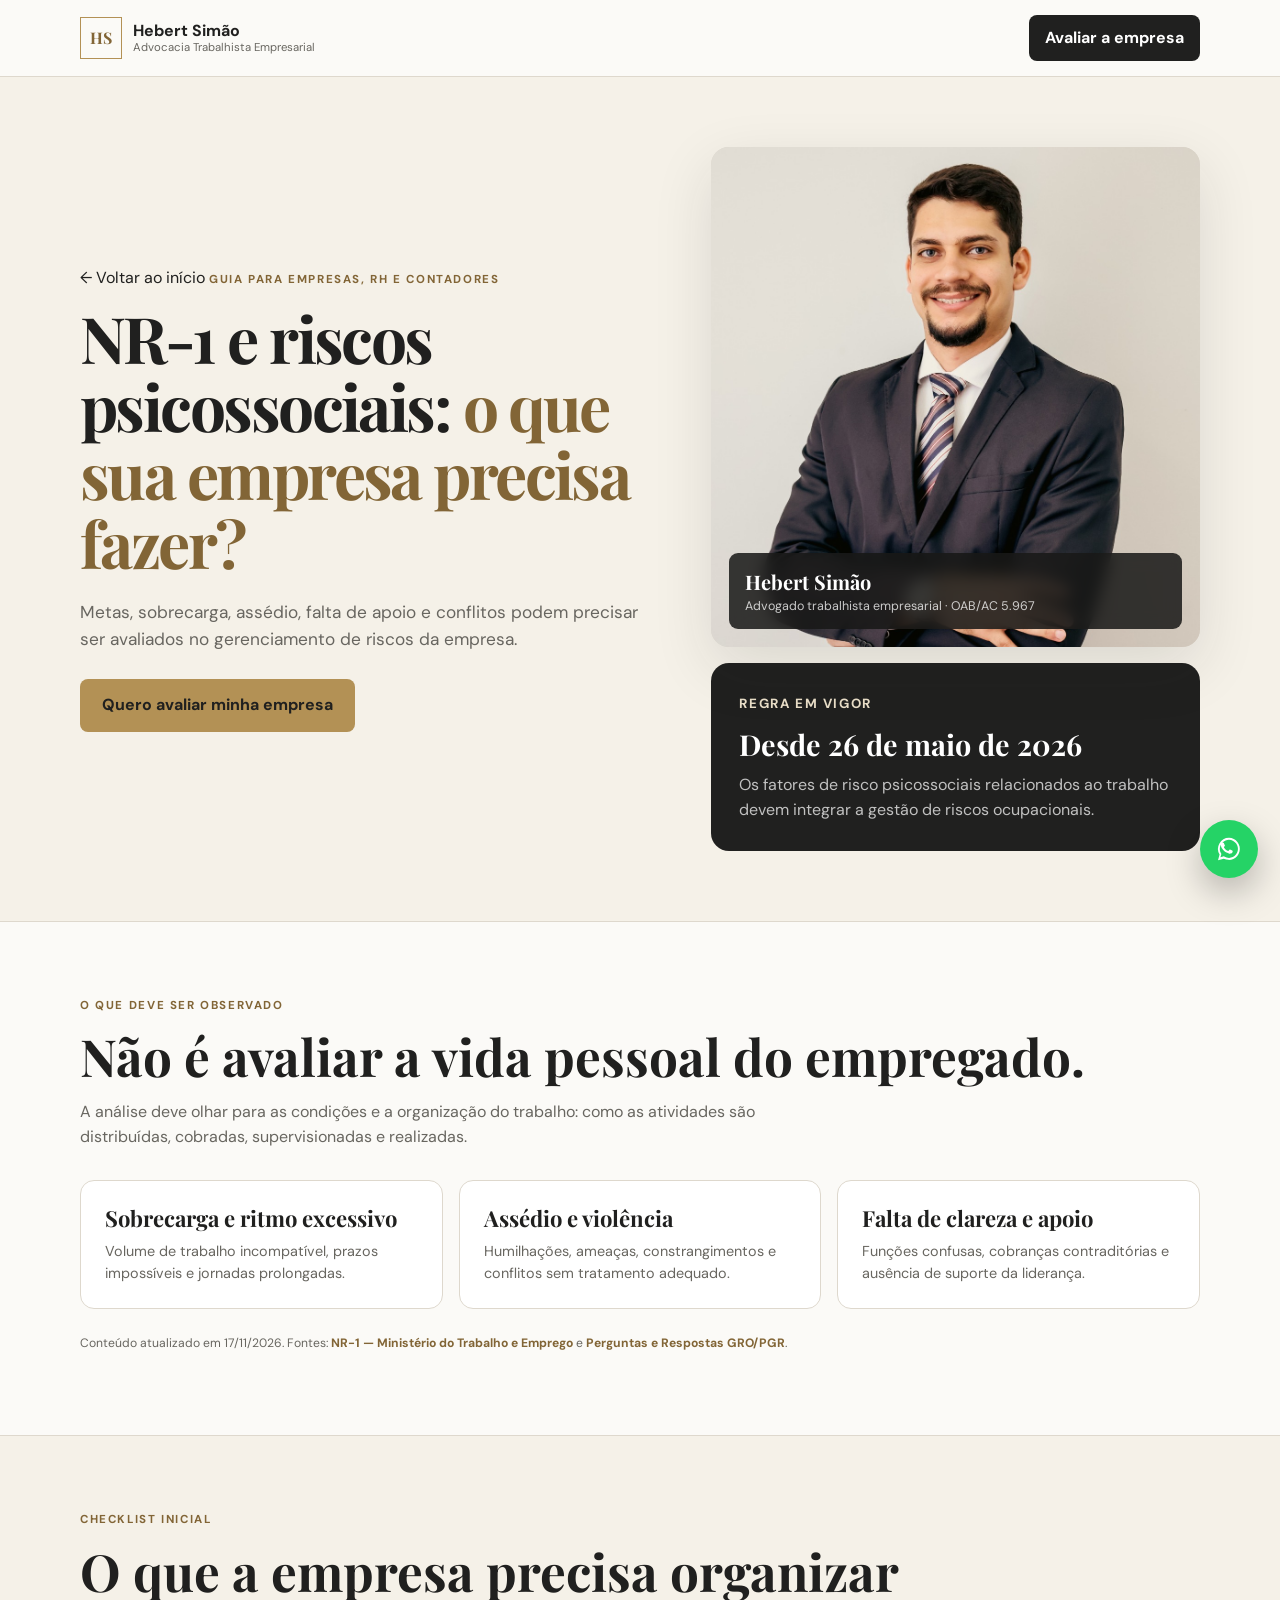
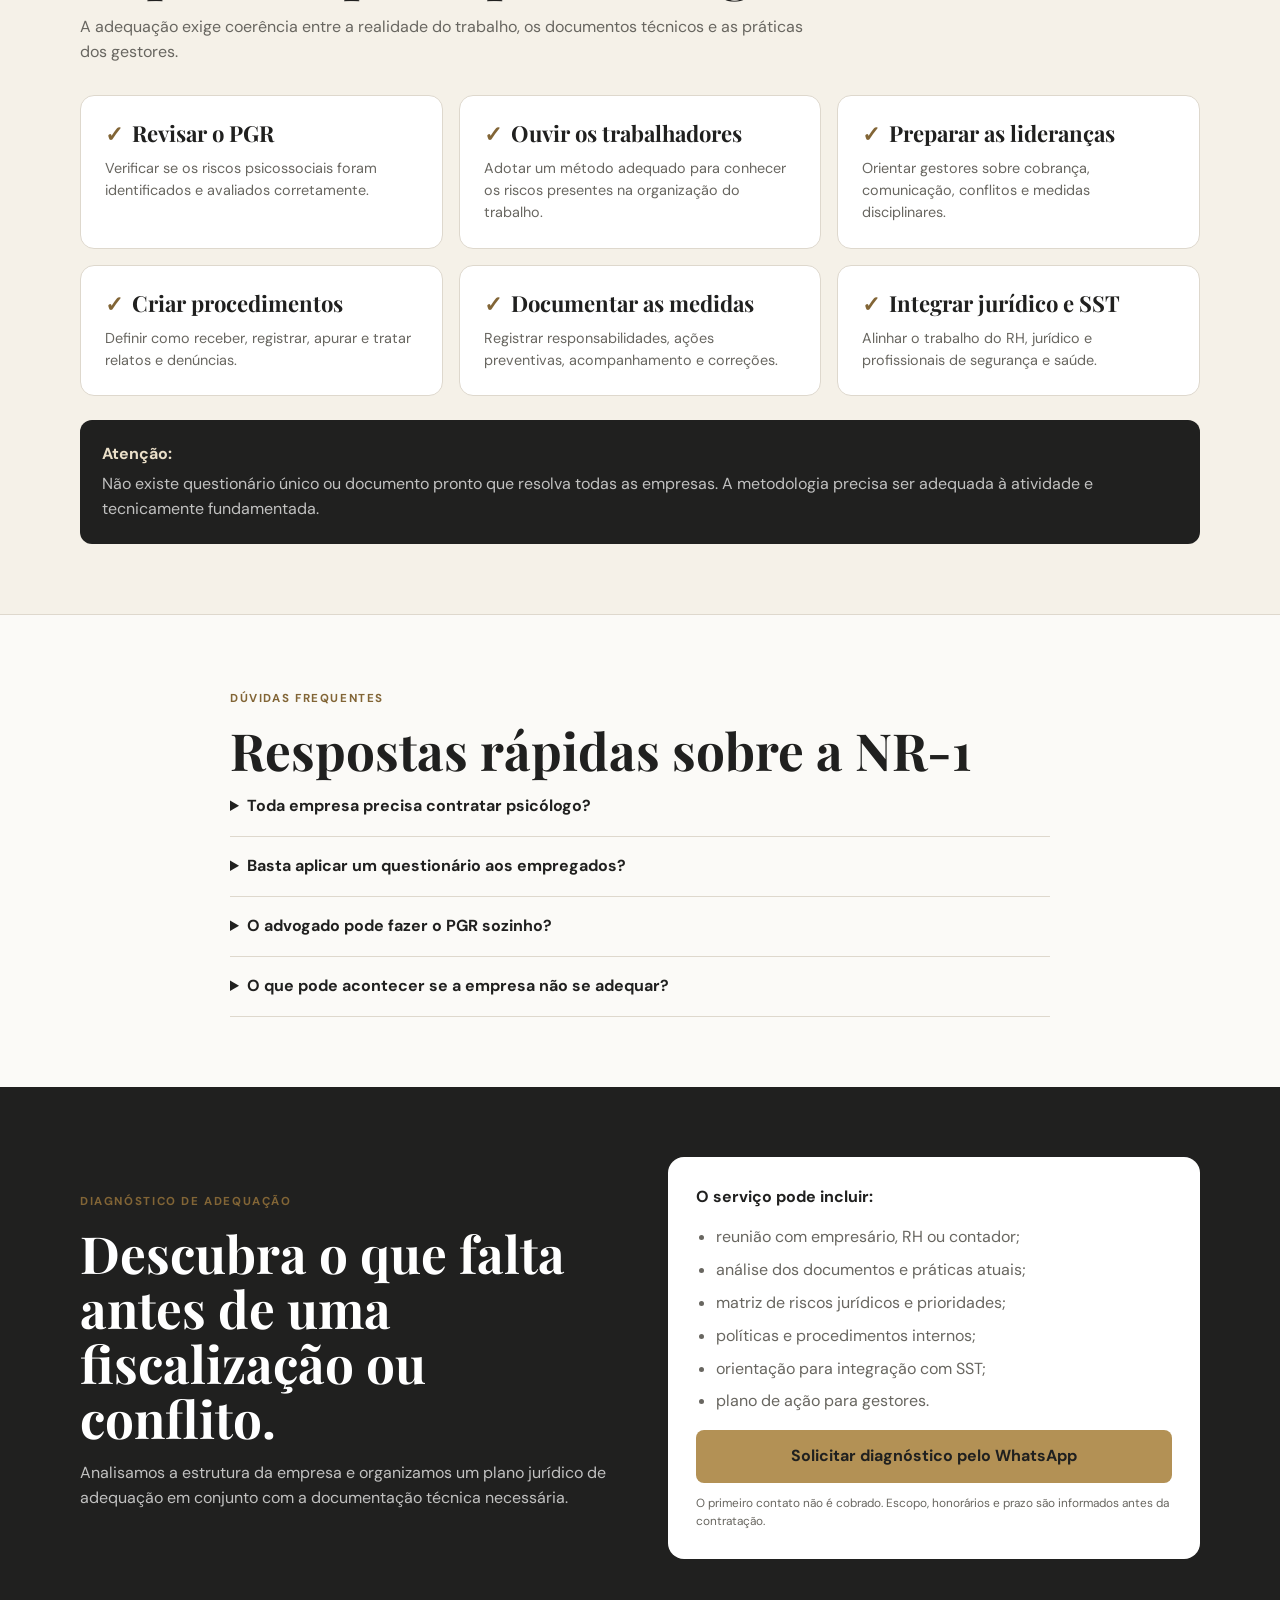
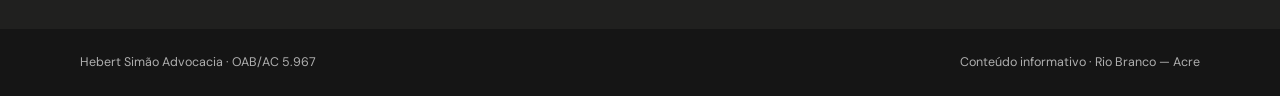
<file: nr1-riscos-psicossociais.html>
<!DOCTYPE html>
<html lang="pt-BR">
<head>
  <meta charset="UTF-8" />
  <meta name="viewport" content="width=device-width, initial-scale=1.0" />
  <meta name="description" content="NR-1 e riscos psicossociais: entenda o que a empresa precisa avaliar no PGR e como preparar gestores, documentos e medidas de prevenção." />
  <meta name="keywords" content="NR-1 riscos psicossociais, adequação NR-1, PGR saúde mental, riscos psicossociais empresa, NR-1 para empresas" />
  <meta name="theme-color" content="#f5f1e8" />
  <link rel="canonical" href="https://trabalhista-empresarial.vercel.app/nr1-riscos-psicossociais.html" />
  <meta property="og:title" content="NR-1 e riscos psicossociais: o que sua empresa precisa fazer" />
  <meta property="og:description" content="Guia direto para empresários, RHs e contadores sobre a adequação da empresa à NR-1." />
  <meta property="og:url" content="https://trabalhista-empresarial.vercel.app/nr1-riscos-psicossociais.html" />
  <meta property="og:type" content="article" />
  <title>NR-1 e riscos psicossociais para empresas | Hebert Simão</title>
  <link rel="preconnect" href="https://fonts.googleapis.com" />
  <link rel="preconnect" href="https://fonts.gstatic.com" crossorigin />
  <link href="https://fonts.googleapis.com/css2?family=DM+Sans:wght@400;500;600;700&family=Playfair+Display:wght@600;700&display=swap" rel="stylesheet" />
  <link rel="stylesheet" href="styles.css?v=20261117-2" />
  <link rel="icon" href="favicon.svg" type="image/svg+xml" />
  <style>
    .topic-hero{padding:70px 0;background:var(--cream);border-bottom:1px solid var(--line)}
    .topic-grid{display:grid;grid-template-columns:1.08fr .92fr;gap:58px;align-items:center}
    .topic-hero h1,.topic-section h2,.topic-cta h2{font-family:"Playfair Display",serif;line-height:1.07;margin:0}
    .topic-hero h1{font-size:clamp(2.7rem,5vw,4.8rem);letter-spacing:-.04em}
    .topic-hero h1 em{font-style:normal;color:var(--gold-dark)}
    .topic-lead{font-size:1.08rem;color:var(--muted);max-width:690px;margin:22px 0 26px}
    .topic-profile{position:relative;overflow:hidden;height:500px;border-radius:18px;background:#ded8cd;box-shadow:var(--shadow)}
    .topic-profile img{width:100%;height:100%;display:block;object-fit:cover;object-position:center 18%}
    .profile-caption{position:absolute;left:18px;right:18px;bottom:18px;padding:13px 16px;border-radius:9px;background:rgba(25,25,24,.86);color:#fff;backdrop-filter:blur(8px)}
    .profile-caption strong,.profile-caption span{display:block}.profile-caption strong{font-family:"Playfair Display",serif;font-size:1.25rem}.profile-caption span{font-size:.78rem;color:rgba(255,255,255,.76)}
    .status-card{background:var(--ink);color:#fff;border-radius:18px;padding:28px;margin-top:16px}
    .status-card small{color:var(--gold-light);text-transform:uppercase;letter-spacing:.12em;font-weight:700}.status-card strong{display:block;font-family:"Playfair Display",serif;font-size:1.8rem;line-height:1.15;margin:12px 0}.status-card p{color:rgba(255,255,255,.72);margin:0}
    .topic-section{padding:70px 0}.topic-section.alt{background:var(--cream);border-top:1px solid var(--line);border-bottom:1px solid var(--line)}
    .topic-section h2{font-size:clamp(2rem,4vw,3.2rem)}.section-copy{color:var(--muted);max-width:750px;margin:16px 0 30px}
    .risk-grid,.check-grid{display:grid;grid-template-columns:repeat(3,1fr);gap:16px}
    .risk-card,.check-card{background:#fff;border:1px solid var(--line);border-radius:14px;padding:24px}
    .risk-card strong,.check-card strong{display:block;font-family:"Playfair Display",serif;font-size:1.38rem;line-height:1.18;margin-bottom:9px}
    .risk-card p,.check-card p{color:var(--muted);font-size:.9rem;margin:0}.check-card strong:before{content:"✓";color:var(--gold-dark);font-family:"DM Sans",sans-serif;margin-right:9px}
    .notice{margin-top:24px;padding:22px;background:var(--ink);color:#fff;border-radius:12px}.notice strong{color:var(--gold-light)}.notice p{color:rgba(255,255,255,.72);margin:5px 0 0}
    .faq{max-width:820px}.faq details{border-bottom:1px solid var(--line);padding:17px 0}.faq summary{font-weight:700;cursor:pointer}.faq p{color:var(--muted);margin:11px 0 0}
    .topic-cta{background:var(--ink);color:#fff;padding:70px 0}.cta-grid{display:grid;grid-template-columns:1fr 1fr;gap:55px;align-items:center}
    .topic-cta h2{font-size:clamp(2.1rem,4vw,3.4rem)}.topic-cta p{color:rgba(255,255,255,.72)}
    .offer-card{background:#fff;color:var(--ink);border-radius:16px;padding:28px}.offer-card ul{padding-left:20px;color:var(--muted)}.offer-card li{margin:8px 0}
    .source-note{font-size:.76rem;color:var(--muted);margin-top:25px}.source-note a{color:var(--gold-dark);font-weight:700}
    @media(max-width:900px){.topic-grid,.cta-grid{grid-template-columns:1fr}.risk-grid,.check-grid{grid-template-columns:1fr 1fr}.topic-profile{height:480px;max-width:520px}}
    @media(max-width:640px){.topic-hero{padding:48px 0}.topic-hero h1{font-size:2.55rem}.topic-section,.topic-cta{padding:52px 0}.risk-grid,.check-grid{grid-template-columns:1fr}.topic-profile{height:390px}.status-card,.offer-card{padding:23px}}
  </style>
  <script type="application/ld+json">
  {"@context":"https://schema.org","@type":"LegalService","name":"Hebert Simão Advocacia Trabalhista Empresarial","url":"https://trabalhista-empresarial.vercel.app/nr1-riscos-psicossociais.html","areaServed":"Acre","serviceType":"Diagnóstico jurídico e adequação empresarial à NR-1 e aos riscos psicossociais"}
  </script>
  <script type="application/ld+json">
  {"@context":"https://schema.org","@type":"FAQPage","mainEntity":[
    {"@type":"Question","name":"Toda empresa precisa avaliar riscos psicossociais?","acceptedAnswer":{"@type":"Answer","text":"As organizações abrangidas pelo gerenciamento de riscos ocupacionais devem identificar e avaliar os perigos e riscos relacionados às condições e à organização do trabalho, observadas as regras aplicáveis ao seu porte e atividade."}},
    {"@type":"Question","name":"A empresa é obrigada a contratar psicólogo?","acceptedAnswer":{"@type":"Answer","text":"A NR-1 não impõe uma única profissão ou metodologia. A avaliação deve ser tecnicamente fundamentada e adequada à realidade da empresa, com os profissionais competentes para cada etapa."}},
    {"@type":"Question","name":"O advogado pode elaborar o PGR sozinho?","acceptedAnswer":{"@type":"Answer","text":"O advogado atua nos aspectos jurídicos, políticas, procedimentos e responsabilidades. A avaliação técnica e o PGR devem contar com os profissionais de segurança e saúde do trabalho competentes quando necessários."}}
  ]}
  </script>
</head>
<body>
  <header class="site-header">
    <div class="container nav-wrap">
      <a class="brand" href="index.html" aria-label="Página inicial"><span class="brand-mark">HS</span><span class="brand-text"><strong>Hebert Simão</strong><small>Advocacia Trabalhista Empresarial</small></span></a>
      <a class="nav-cta compact-cta" href="https://wa.me/5568999528903?text=Ol%C3%A1%2C%20Dr.%20Hebert.%20Quero%20avaliar%20a%20adequa%C3%A7%C3%A3o%20da%20minha%20empresa%20%C3%A0%20NR-1." target="_blank" rel="noopener noreferrer">Avaliar a empresa</a>
    </div>
  </header>
  <main>
    <section class="topic-hero">
      <div class="container topic-grid">
        <div>
          <a class="back-link" href="index.html">← Voltar ao início</a>
          <span class="eyebrow">Guia para empresas, RH e contadores</span>
          <h1>NR-1 e riscos psicossociais: <em>o que sua empresa precisa fazer?</em></h1>
          <p class="topic-lead">Metas, sobrecarga, assédio, falta de apoio e conflitos podem precisar ser avaliados no gerenciamento de riscos da empresa.</p>
          <a class="btn btn-primary" href="#diagnostico">Quero avaliar minha empresa</a>
        </div>
        <div>
          <div class="topic-profile">
            <img src="hebert-simao.jpg?v=20260804-1" alt="Hebert Simão, advogado trabalhista empresarial" />
            <div class="profile-caption"><strong>Hebert Simão</strong><span>Advogado trabalhista empresarial · OAB/AC 5.967</span></div>
          </div>
          <aside class="status-card">
            <small>Regra em vigor</small>
            <strong>Desde 26 de maio de 2026</strong>
            <p>Os fatores de risco psicossociais relacionados ao trabalho devem integrar a gestão de riscos ocupacionais.</p>
          </aside>
        </div>
      </div>
    </section>

    <section class="topic-section">
      <div class="container">
        <span class="eyebrow">O que deve ser observado</span>
        <h2>Não é avaliar a vida pessoal do empregado.</h2>
        <p class="section-copy">A análise deve olhar para as condições e a organização do trabalho: como as atividades são distribuídas, cobradas, supervisionadas e realizadas.</p>
        <div class="risk-grid">
          <article class="risk-card"><strong>Sobrecarga e ritmo excessivo</strong><p>Volume de trabalho incompatível, prazos impossíveis e jornadas prolongadas.</p></article>
          <article class="risk-card"><strong>Assédio e violência</strong><p>Humilhações, ameaças, constrangimentos e conflitos sem tratamento adequado.</p></article>
          <article class="risk-card"><strong>Falta de clareza e apoio</strong><p>Funções confusas, cobranças contraditórias e ausência de suporte da liderança.</p></article>
        </div>
        <p class="source-note">Conteúdo atualizado em 17/11/2026. Fontes: <a href="https://www.gov.br/trabalho-e-emprego/pt-br/acesso-a-informacao/participacao-social/conselhos-e-orgaos-colegiados/comissao-tripartite-partitaria-permanente/normas-regulamentadora/normas-regulamentadoras-vigentes/nr-1" target="_blank" rel="noopener noreferrer">NR-1 — Ministério do Trabalho e Emprego</a> e <a href="https://www.gov.br/trabalho-e-emprego/pt-br/assuntos/inspecao-do-trabalho/manuais-e-publicacoes/2026/perguntas-e-respostas-gro-pgr-maio-2026/" target="_blank" rel="noopener noreferrer">Perguntas e Respostas GRO/PGR</a>.</p>
      </div>
    </section>

    <section class="topic-section alt">
      <div class="container">
        <span class="eyebrow">Checklist inicial</span>
        <h2>O que a empresa precisa organizar</h2>
        <p class="section-copy">A adequação exige coerência entre a realidade do trabalho, os documentos técnicos e as práticas dos gestores.</p>
        <div class="check-grid">
          <article class="check-card"><strong>Revisar o PGR</strong><p>Verificar se os riscos psicossociais foram identificados e avaliados corretamente.</p></article>
          <article class="check-card"><strong>Ouvir os trabalhadores</strong><p>Adotar um método adequado para conhecer os riscos presentes na organização do trabalho.</p></article>
          <article class="check-card"><strong>Preparar as lideranças</strong><p>Orientar gestores sobre cobrança, comunicação, conflitos e medidas disciplinares.</p></article>
          <article class="check-card"><strong>Criar procedimentos</strong><p>Definir como receber, registrar, apurar e tratar relatos e denúncias.</p></article>
          <article class="check-card"><strong>Documentar as medidas</strong><p>Registrar responsabilidades, ações preventivas, acompanhamento e correções.</p></article>
          <article class="check-card"><strong>Integrar jurídico e SST</strong><p>Alinhar o trabalho do RH, jurídico e profissionais de segurança e saúde.</p></article>
        </div>
        <div class="notice"><strong>Atenção:</strong><p>Não existe questionário único ou documento pronto que resolva todas as empresas. A metodologia precisa ser adequada à atividade e tecnicamente fundamentada.</p></div>
      </div>
    </section>

    <section class="topic-section">
      <div class="container faq">
        <span class="eyebrow">Dúvidas frequentes</span>
        <h2>Respostas rápidas sobre a NR-1</h2>
        <details><summary>Toda empresa precisa contratar psicólogo?</summary><p>Não há exigência geral de contratação de psicólogo. A empresa deve utilizar metodologia tecnicamente adequada e contar com os profissionais competentes para cada etapa da avaliação.</p></details>
        <details><summary>Basta aplicar um questionário aos empregados?</summary><p>Não. Um questionário pode integrar a avaliação, mas precisa estar ligado à análise das condições de trabalho, à identificação dos riscos e às medidas efetivas de prevenção.</p></details>
        <details><summary>O advogado pode fazer o PGR sozinho?</summary><p>O advogado contribui com políticas, procedimentos, responsabilidades e prevenção de passivos. A parte técnica deve ser desenvolvida ou validada pelos profissionais de segurança e saúde do trabalho competentes.</p></details>
        <details><summary>O que pode acontecer se a empresa não se adequar?</summary><p>A fiscalização pode emitir notificações, exigir adequações e lavrar autos de infração, além de poderem existir repercussões trabalhistas conforme o caso concreto.</p></details>
      </div>
    </section>

    <section class="topic-cta" id="diagnostico">
      <div class="container cta-grid">
        <div>
          <span class="eyebrow">Diagnóstico de adequação</span>
          <h2>Descubra o que falta antes de uma fiscalização ou conflito.</h2>
          <p>Analisamos a estrutura da empresa e organizamos um plano jurídico de adequação em conjunto com a documentação técnica necessária.</p>
        </div>
        <div class="offer-card">
          <strong>O serviço pode incluir:</strong>
          <ul><li>reunião com empresário, RH ou contador;</li><li>análise dos documentos e práticas atuais;</li><li>matriz de riscos jurídicos e prioridades;</li><li>políticas e procedimentos internos;</li><li>orientação para integração com SST;</li><li>plano de ação para gestores.</li></ul>
          <a class="btn btn-primary btn-full" href="https://wa.me/5568999528903?text=Ol%C3%A1%2C%20Dr.%20Hebert.%20Sou%20empres%C3%A1rio%2C%20profissional%20de%20RH%20ou%20contador%20e%20quero%20um%20diagn%C3%B3stico%20de%20adequa%C3%A7%C3%A3o%20%C3%A0%20NR-1." target="_blank" rel="noopener noreferrer">Solicitar diagnóstico pelo WhatsApp</a>
          <small class="form-note">O primeiro contato não é cobrado. Escopo, honorários e prazo são informados antes da contratação.</small>
        </div>
      </div>
    </section>
  </main>
  <a class="whatsapp-float" href="https://wa.me/5568999528903?text=Ol%C3%A1%2C%20Dr.%20Hebert.%20Quero%20orienta%C3%A7%C3%A3o%20sobre%20a%20NR-1%20e%20riscos%20psicossociais." target="_blank" rel="noopener noreferrer" aria-label="Falar pelo WhatsApp"><svg viewBox="0 0 32 32" aria-hidden="true"><path d="M19.11 17.47c-.29-.15-1.71-.84-1.97-.94-.27-.1-.46-.15-.65.15-.19.29-.75.94-.91 1.13-.17.19-.34.22-.63.07-.29-.15-1.23-.45-2.34-1.45-.86-.77-1.45-1.72-1.62-2.01-.17-.29-.02-.45.13-.59.13-.13.29-.34.44-.51.15-.17.19-.29.29-.49.1-.19.05-.36-.02-.51-.07-.15-.65-1.57-.89-2.15-.23-.56-.47-.48-.65-.49h-.56c-.19 0-.51.07-.77.36-.27.29-1.01.99-1.01 2.42s1.04 2.81 1.18 3.01c.15.19 2.04 3.12 4.95 4.38.69.3 1.23.48 1.65.61.69.22 1.32.19 1.82.12.56-.08 1.71-.7 1.95-1.38.24-.68.24-1.26.17-1.38-.07-.12-.27-.19-.56-.34zM16.03 4.8a11.05 11.05 0 0 0-9.47 16.75L5 27.2l5.79-1.52A11.04 11.04 0 1 0 16.03 4.8zm0 20.08c-1.7 0-3.36-.46-4.8-1.34l-.34-.2-3.44.9.92-3.35-.22-.35a9.04 9.04 0 1 1 7.88 4.34z"/></svg></a>
  <footer class="site-footer"><div class="container footer-bottom"><span>Hebert Simão Advocacia · OAB/AC 5.967</span><span>Conteúdo informativo · Rio Branco — Acre</span></div></footer>
</body>
</html>
</file>
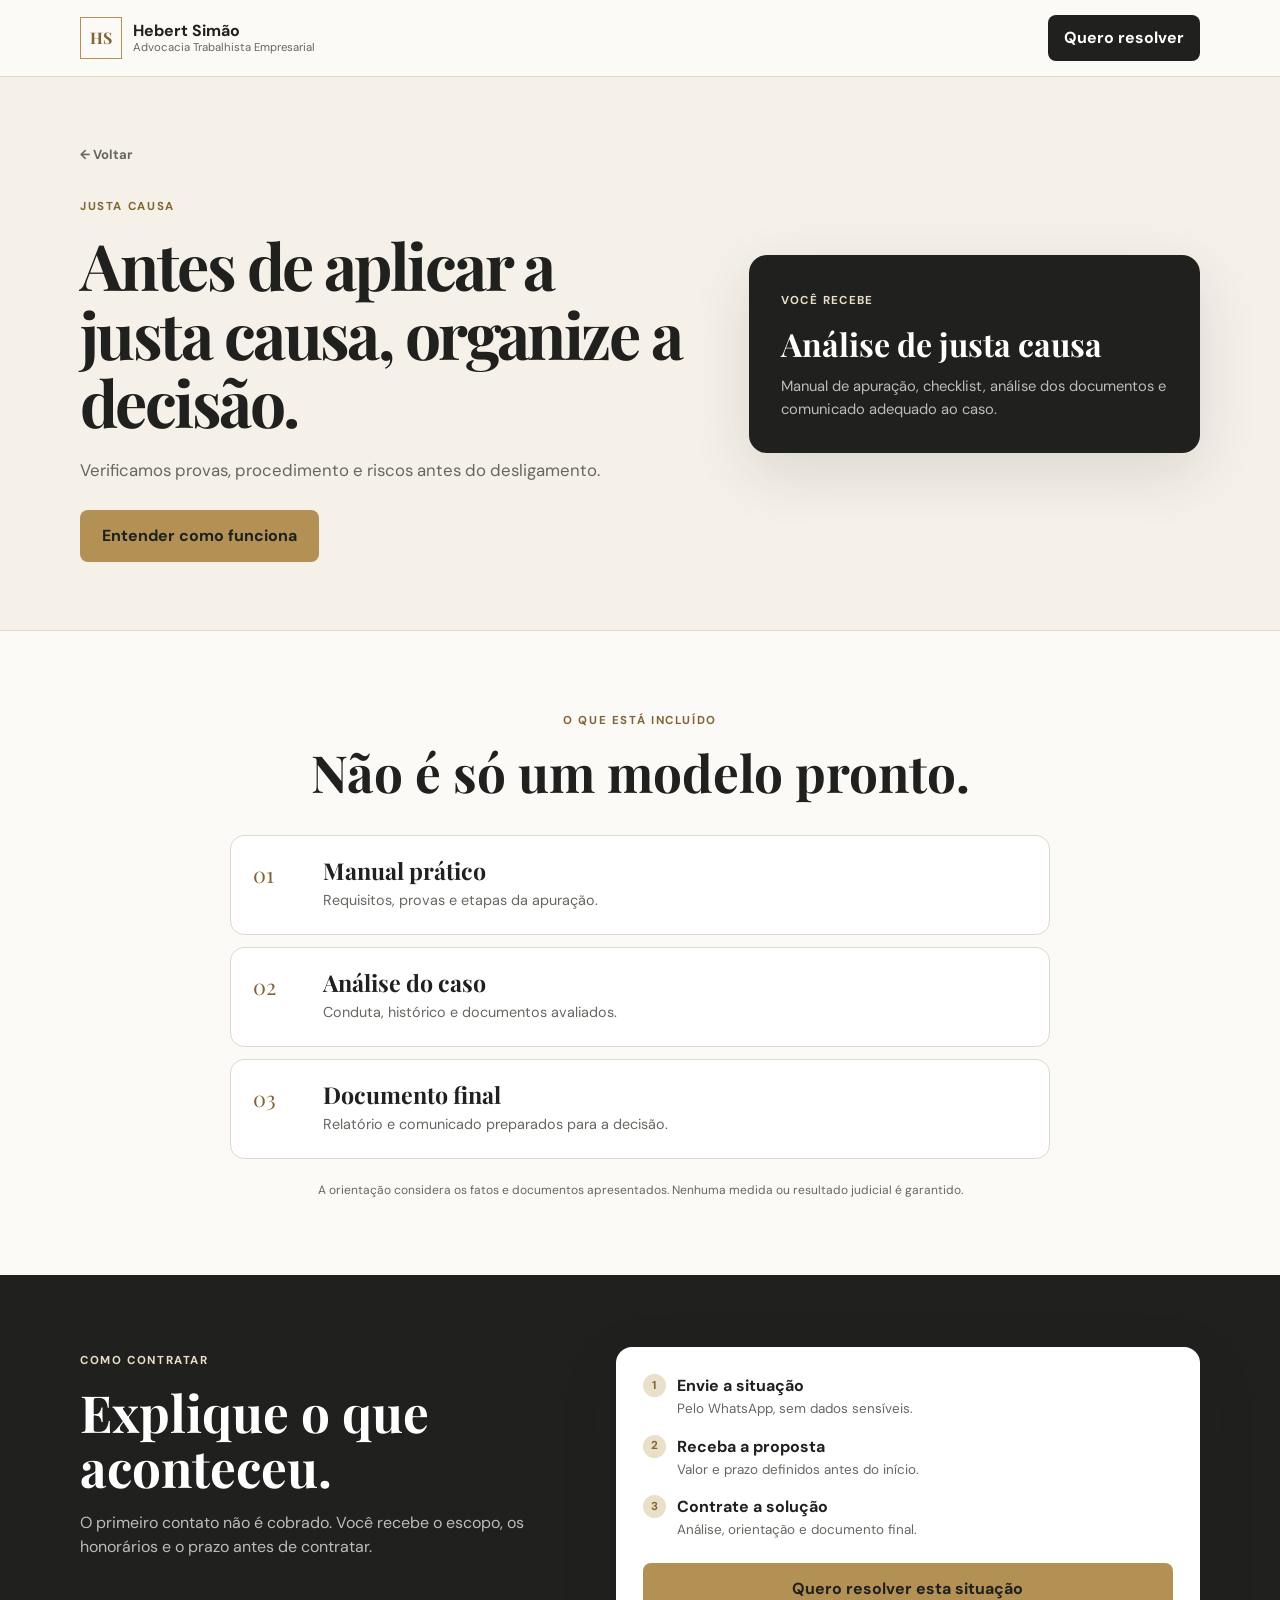
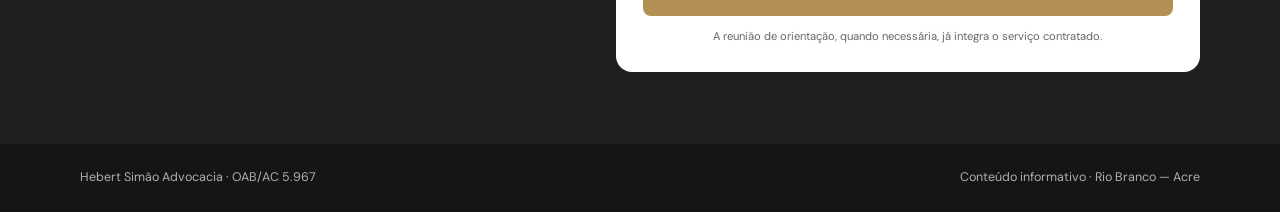
<file: solucao.html>
<!DOCTYPE html>
<html lang="pt-BR">
<head>
  <meta charset="UTF-8" />
  <meta name="viewport" content="width=device-width, initial-scale=1.0" />
  <meta name="theme-color" content="#f5f1e8" />
  <meta name="description" content="Orientação trabalhista empresarial com análise, manual prático e documento adequado à situação da empresa." />
  <title>Solução trabalhista para empresas | Hebert Simão</title>
  <link rel="preconnect" href="https://fonts.googleapis.com" />
  <link rel="preconnect" href="https://fonts.gstatic.com" crossorigin />
  <link href="https://fonts.googleapis.com/css2?family=DM+Sans:wght@400;500;600;700&family=Playfair+Display:wght@600;700&display=swap" rel="stylesheet" />
  <link rel="stylesheet" href="styles.css?v=20260808-1" />
  <link rel="stylesheet" href="solucao.css?v=20260808-1" />
  <link rel="icon" href="favicon.svg" type="image/svg+xml" />
</head>
<body>
  <header class="site-header">
    <div class="container nav-wrap">
      <a class="brand" href="index.html" aria-label="Página inicial">
        <span class="brand-mark">HS</span>
        <span class="brand-text"><strong>Hebert Simão</strong><small>Advocacia Trabalhista Empresarial</small></span>
      </a>
      <a class="nav-cta compact-cta" href="#contratar">Quero resolver</a>
    </div>
  </header>
  <main>
    <section class="solution-hero">
      <div class="container solution-hero-grid">
        <div>
          <a class="back-link" href="index.html#servicos">← Voltar</a>
          <span class="eyebrow" id="solutionLabel">Solução para empresas</span>
          <h1 id="solutionTitle">Decida com orientação.</h1>
          <p id="solutionLead">Análise da situação, orientação e documento pronto para sua empresa.</p>
          <a class="btn btn-primary" href="#contratar">Entender como funciona</a>
        </div>
        <div class="solution-summary">
          <span>Você recebe</span>
          <strong id="summaryTitle">Uma solução para o caso</strong>
          <p id="summaryText">Manual prático, análise dos documentos e medida adequada à situação.</p>
        </div>
      </div>
    </section>
    <section class="section solution-content">
      <div class="container narrow">
        <div class="section-heading centered">
          <span class="eyebrow">O que está incluído</span>
          <h2>Não é só um modelo pronto.</h2>
        </div>
        <div class="solution-items" id="solutionItems"></div>
        <p class="solution-note">A orientação considera os fatos e documentos apresentados. Nenhuma medida ou resultado judicial é garantido.</p>
      </div>
    </section>
    <section class="solution-contract" id="contratar">
      <div class="container contract-grid">
        <div>
          <span class="eyebrow">Como contratar</span>
          <h2>Explique o que aconteceu.</h2>
          <p>O primeiro contato não é cobrado. Você recebe o escopo, os honorários e o prazo antes de contratar.</p>
        </div>
        <div class="contract-card">
          <ol>
            <li><strong>Envie a situação</strong><span>Pelo WhatsApp, sem dados sensíveis.</span></li>
            <li><strong>Receba a proposta</strong><span>Valor e prazo definidos antes do início.</span></li>
            <li><strong>Contrate a solução</strong><span>Análise, orientação e documento final.</span></li>
          </ol>
          <a class="btn btn-primary btn-full" id="whatsappSolution" href="#" target="_blank" rel="noopener noreferrer">Quero resolver esta situação</a>
          <small>A reunião de orientação, quando necessária, já integra o serviço contratado.</small>
        </div>
      </div>
    </section>
  </main>
  <footer class="site-footer"><div class="container footer-bottom"><span>Hebert Simão Advocacia · OAB/AC 5.967</span><span>Conteúdo informativo · Rio Branco — Acre</span></div></footer>
  <script src="solucao.js?v=20260808-1"></script>
</body>
</html>
</file>
<file: styles.css>
:root{--ink:#20201f;--gold:#b39155;--gold-dark:#826536;--gold-light:#eadfc9;--cream:#f5f1e8;--paper:#fbfaf7;--muted:#686660;--line:#ded8cd;--whatsapp:#25d366;--shadow:0 20px 60px rgba(32,32,31,.12)}
*{box-sizing:border-box}html{scroll-behavior:smooth;scroll-padding-top:88px}body{margin:0;font-family:"DM Sans",sans-serif;color:var(--ink);background:var(--paper);line-height:1.55}a{color:inherit;text-decoration:none}button,input,select,textarea{font:inherit}.container{width:min(1120px,calc(100% - 38px));margin:0 auto}.narrow{max-width:820px}
.site-header{position:sticky;top:0;z-index:100;background:rgba(251,250,247,.95);backdrop-filter:blur(14px);border-bottom:1px solid var(--line)}.nav-wrap{min-height:76px;display:flex;align-items:center;justify-content:space-between;gap:22px}.brand{display:inline-flex;align-items:center;gap:11px}.brand-mark{width:42px;height:42px;display:grid;place-items:center;border:1px solid var(--gold);color:var(--gold-dark);font-family:"Playfair Display",serif;font-weight:700}.brand-text{display:flex;flex-direction:column;line-height:1.18}.brand-text strong{font-size:1rem}.brand-text small{font-size:.71rem;color:var(--muted)}.main-nav{display:flex;align-items:center;gap:25px;font-size:.9rem}.main-nav a:hover{color:var(--gold-dark)}.nav-cta{background:var(--ink);color:#fff!important;padding:11px 16px;font-weight:700;border-radius:8px}.menu-toggle{display:none;background:transparent;border:0}.menu-toggle span{display:block;width:24px;height:2px;margin:5px;background:var(--ink)}
.hero{background:var(--cream);padding:65px 0;border-bottom:1px solid var(--line)}.hero-grid{display:grid;grid-template-columns:1.18fr .82fr;gap:64px;align-items:center}.eyebrow{display:inline-block;text-transform:uppercase;letter-spacing:.14em;font-size:.72rem;font-weight:700;color:var(--gold-dark);margin-bottom:15px}.hero h1,.section-heading h2,.about-wrap h2,.contact-copy h2,.inner-hero h1,.article-cta h2{font-family:"Playfair Display",serif;line-height:1.08;margin:0}.hero h1{font-size:clamp(2.8rem,5vw,4.8rem);letter-spacing:-.04em}.hero h1 em{color:var(--gold-dark);font-style:normal}.hero-lead{max-width:650px;font-size:1.08rem;color:var(--muted);margin:22px 0 27px}.hero-actions{display:flex;flex-wrap:wrap;gap:12px}.btn{min-height:51px;display:inline-flex;align-items:center;justify-content:center;padding:13px 21px;border:1px solid transparent;font-weight:700;border-radius:8px;cursor:pointer;transition:.2s}.btn:hover{transform:translateY(-1px)}.btn-primary{background:var(--gold);color:var(--ink)}.btn-primary:hover{background:var(--gold-light)}.btn-secondary{border-color:var(--ink)}.btn-full{width:100%}.hero-trust{display:flex;flex-wrap:wrap;gap:18px;margin-top:24px;color:var(--muted);font-size:.8rem}.hero-trust span:before{content:"✓";color:var(--gold-dark);margin-right:7px}.hero-photo{position:relative;overflow:hidden;height:510px;border-radius:18px;background:#ded8cd;box-shadow:var(--shadow)}.hero-photo img{width:100%;height:100%;display:block;object-fit:cover;object-position:center 18%}.photo-caption{position:absolute;left:18px;right:18px;bottom:18px;display:flex;flex-direction:column;padding:13px 16px;border-radius:9px;background:rgba(25,25,24,.84);color:#fff;backdrop-filter:blur(8px)}.photo-caption strong{font-family:"Playfair Display",serif;font-size:1.25rem}.photo-caption span{font-size:.78rem;color:rgba(255,255,255,.75)}
.quick-strip{background:var(--ink);color:#fff}.quick-grid{display:grid;grid-template-columns:repeat(3,1fr)}.quick-grid span{padding:18px;text-align:center;border-right:1px solid rgba(255,255,255,.1);font-size:.88rem}.quick-grid span:last-child{border-right:0}
.section{padding:76px 0}.section-heading{max-width:780px;margin-bottom:34px}.section-heading.centered{text-align:center;margin-left:auto;margin-right:auto}.section-heading h2,.about-wrap h2{font-size:clamp(2rem,4vw,3.25rem)}.service-grid{display:grid;grid-template-columns:repeat(3,1fr);gap:16px}.service-card{background:#fff;border:1px solid var(--line);padding:25px;border-radius:14px;display:flex;flex-direction:column;min-height:245px}.service-number{color:var(--gold-dark);font-size:.75rem;font-weight:700}.service-card h3{font-family:"Playfair Display",serif;font-size:1.65rem;line-height:1.15;margin:20px 0 10px}.service-card p{color:var(--muted);margin:0 0 18px;font-size:.93rem}.service-card a{margin-top:auto;color:var(--gold-dark);font-weight:700;font-size:.9rem}.service-card.featured{background:var(--ink);color:#fff}.service-card.featured p{color:rgba(255,255,255,.7)}.service-card.featured .service-number,.service-card.featured a{color:var(--gold-light)}
.alerts-section{background:#fff;border-top:1px solid var(--line)}.alerts-heading{max-width:none;display:grid;grid-template-columns:1.2fr .8fr;gap:56px;align-items:end}.alerts-heading p{color:var(--muted);margin:0 0 5px}.alert-grid{display:grid;grid-template-columns:repeat(3,1fr);gap:18px}.alert-card{background:var(--paper);border:1px solid var(--line);border-radius:14px;padding:25px;display:flex;flex-direction:column;min-height:300px;transition:.2s}.alert-card:hover{transform:translateY(-3px);box-shadow:0 14px 35px rgba(32,32,31,.08)}.alert-tag{display:inline-flex;align-self:flex-start;padding:6px 9px;border-radius:999px;background:var(--gold-light);color:var(--gold-dark);font-size:.69rem;font-weight:700;text-transform:uppercase;letter-spacing:.08em}.alert-card h3,.alert-card h2{font-family:"Playfair Display",serif;line-height:1.18;margin:20px 0 12px}.alert-card h3{font-size:1.55rem}.alert-card h2{font-size:1.48rem}.alert-card p{color:var(--muted);font-size:.91rem;margin:0 0 20px}.alert-card a{margin-top:auto;color:var(--gold-dark);font-weight:700;font-size:.88rem}.alerts-action{text-align:center;margin-top:30px}.editorial-note{max-width:760px;margin:20px auto 0;text-align:center;color:var(--muted);font-size:.75rem}
.about-section{background:var(--cream);border-top:1px solid var(--line);border-bottom:1px solid var(--line)}.about-wrap{display:grid;grid-template-columns:1fr 1fr;gap:70px;align-items:center}.about-wrap p{color:var(--muted);margin:0;font-size:1rem}
.contact-section{background:var(--ink);color:#fff;padding:76px 0}.contact-grid{display:grid;grid-template-columns:.9fr 1.1fr;gap:58px;align-items:start}.contact-copy .eyebrow{color:var(--gold-light)}.contact-copy h2{font-size:clamp(2.1rem,4vw,3.4rem)}.contact-copy p{color:rgba(255,255,255,.68)}.contact-form{background:#fff;color:var(--ink);padding:28px;border-radius:16px;box-shadow:var(--shadow)}.contact-form label{display:block;font-weight:700;font-size:.84rem;margin-bottom:14px}.contact-form input,.contact-form select,.contact-form textarea{width:100%;margin-top:7px;padding:12px 14px;border:1px solid var(--line);border-radius:8px;background:#fff;outline:none}.contact-form input:focus,.contact-form select:focus,.contact-form textarea:focus{border-color:var(--gold);box-shadow:0 0 0 3px rgba(179,145,85,.14)}.form-note{display:block;margin-top:11px;color:var(--muted);font-size:.74rem}
.inner-hero{padding:76px 0 64px;background:var(--cream);border-bottom:1px solid var(--line)}.inner-hero h1{font-size:clamp(2.5rem,5vw,4.4rem);letter-spacing:-.035em}.inner-hero p{max-width:700px;color:var(--muted);font-size:1.05rem}.filter-row{display:flex;flex-wrap:wrap;gap:9px;margin-bottom:28px}.filter-button{border:1px solid var(--line);background:#fff;padding:9px 14px;border-radius:999px;color:var(--muted);cursor:pointer;font-size:.82rem;font-weight:700}.filter-button.active,.filter-button:hover{background:var(--ink);border-color:var(--ink);color:#fff}.alert-list .alert-card{min-height:315px}.article-cta{padding:68px 0;text-align:center;background:var(--ink);color:#fff}.article-cta .eyebrow{color:var(--gold-light)}.article-cta h2{font-size:clamp(2rem,4vw,3rem)}.article-cta p{color:rgba(255,255,255,.7);margin:18px auto 25px}
.article-header .back-link{display:block;margin-bottom:28px;color:var(--muted);font-size:.85rem;font-weight:700}.article-header .alert-tag{margin-bottom:17px}.article-layout{display:grid;grid-template-columns:minmax(0,1fr) 340px;gap:72px;padding-top:64px;padding-bottom:76px;align-items:start}.article-body{font-size:1.04rem}.article-body>p{margin:0 0 22px}.care-box{margin:34px 0;padding:28px;background:var(--cream);border-left:4px solid var(--gold)}.care-box h2,.article-contact h2{font-family:"Playfair Display",serif;line-height:1.18;margin:0 0 16px}.care-box ul{margin:0;padding-left:21px}.care-box li{margin:9px 0}.case-note{padding:18px;border:1px solid var(--line);border-radius:10px;color:var(--muted);font-size:.9rem}.source-line{font-size:.82rem;color:var(--muted)}.source-line a,.text-link{color:var(--gold-dark);font-weight:700}.article-contact{position:sticky;top:100px;background:var(--ink);color:#fff;padding:27px;border-radius:14px}.article-contact .eyebrow{color:var(--gold-light)}.article-contact p{font-size:.9rem;color:rgba(255,255,255,.7)}.article-contact .btn{margin-top:10px}
.whatsapp-float{position:fixed!important;right:22px;bottom:max(22px,env(safe-area-inset-bottom));width:58px;height:58px;border-radius:50%;background:var(--whatsapp);display:grid!important;place-items:center;z-index:9999;visibility:visible!important;opacity:1!important;pointer-events:auto;box-shadow:0 14px 35px rgba(0,0,0,.26);transition:.2s}.whatsapp-float:hover{transform:translateY(-2px) scale(1.03)}.whatsapp-float svg{width:32px;height:32px;fill:#fff}.site-footer{background:#151515;color:rgba(255,255,255,.66);padding:24px 0}.footer-bottom{display:flex;justify-content:space-between;gap:20px;font-size:.78rem}
@media(max-width:900px){.main-nav{position:absolute;left:18px;right:18px;top:76px;display:none;flex-direction:column;align-items:stretch;background:var(--paper);padding:20px;border:1px solid var(--line);box-shadow:var(--shadow)}.main-nav.open{display:flex}.menu-toggle{display:block}.hero{padding:52px 0}.hero-grid,.about-wrap,.contact-grid,.alerts-heading,.article-layout{grid-template-columns:1fr}.hero-grid{gap:34px}.hero-photo{height:500px;max-width:520px}.service-grid{grid-template-columns:1fr 1fr}.alert-grid{grid-template-columns:1fr 1fr}.alerts-heading{gap:15px}.article-layout{gap:34px}.article-contact{position:static}.section{padding:62px 0}}
@media(max-width:640px){.container{width:min(100% - 26px,1120px)}.brand-text small{display:none}.hero h1{font-size:2.5rem}.hero-lead{font-size:1rem}.hero-actions{flex-direction:column}.btn{width:100%}.hero-photo{height:390px}.quick-grid{grid-template-columns:1fr}.quick-grid span{border-right:0;border-bottom:1px solid rgba(255,255,255,.1);padding:13px}.service-grid,.alert-grid{grid-template-columns:1fr}.service-card{min-height:auto;padding:23px}.alert-card{min-height:auto}.contact-form{padding:22px}.footer-bottom{flex-direction:column;gap:5px}.whatsapp-float{right:16px;bottom:max(16px,env(safe-area-inset-bottom));width:54px;height:54px}.inner-hero{padding:52px 0}.inner-hero h1{font-size:2.45rem}.article-layout{padding-top:42px}}

/* Consultoria trabalhista empresarial */
.consult-hero{background:var(--cream);padding:72px 0;border-bottom:1px solid var(--line)}
.consult-hero-grid{display:grid;grid-template-columns:1.08fr .92fr;gap:64px;align-items:center}
.consult-hero h1{font-family:"Playfair Display",serif;font-size:clamp(2.7rem,5vw,4.7rem);line-height:1.06;letter-spacing:-.04em;margin:0}
.consult-hero h1 em{color:var(--gold-dark);font-style:normal}
.consult-hero p{max-width:650px;color:var(--muted);font-size:1.06rem;margin:22px 0 28px}
.consult-panel{background:var(--ink);color:#fff;border-radius:18px;padding:32px;box-shadow:var(--shadow)}
.consult-panel .eyebrow{color:var(--gold-light)}
.consult-panel h2{font-family:"Playfair Display",serif;font-size:2rem;line-height:1.15;margin:0 0 20px}
.consult-checks{list-style:none;padding:0;margin:0;display:grid;gap:13px}
.consult-checks li{position:relative;padding-left:27px;color:rgba(255,255,255,.76);font-size:.94rem}
.consult-checks li:before{content:"✓";position:absolute;left:0;color:var(--gold-light);font-weight:700}
.support-grid{display:grid;grid-template-columns:1fr 1fr;gap:20px}
.support-card{border:1px solid var(--line);border-radius:16px;padding:30px;background:#fff;display:flex;flex-direction:column}
.support-card.featured{background:var(--ink);color:#fff}
.support-card .support-label{color:var(--gold-dark);font-size:.72rem;font-weight:700;text-transform:uppercase;letter-spacing:.12em}
.support-card.featured .support-label{color:var(--gold-light)}
.support-card h3{font-family:"Playfair Display",serif;font-size:2rem;line-height:1.15;margin:16px 0 10px}
.support-card>p{color:var(--muted);margin:0 0 20px}
.support-card.featured>p,.support-card.featured li{color:rgba(255,255,255,.72)}
.support-card ul{padding-left:20px;margin:0 0 26px}
.support-card li{margin:9px 0;color:var(--muted)}
.support-card .btn{margin-top:auto;align-self:flex-start}
.support-card.featured .btn-secondary{border-color:var(--gold-light);color:var(--gold-light)}
.scope-section{background:var(--cream);border-top:1px solid var(--line);border-bottom:1px solid var(--line)}
.scope-grid{display:grid;grid-template-columns:.85fr 1.15fr;gap:70px;align-items:start}
.scope-grid h2{font-family:"Playfair Display",serif;font-size:clamp(2rem,4vw,3.2rem);line-height:1.08;margin:0}
.scope-items{display:grid;grid-template-columns:1fr 1fr;gap:12px}
.scope-item{background:#fff;border:1px solid var(--line);border-radius:12px;padding:18px}
.scope-item strong{display:block;margin-bottom:5px}
.scope-item span{color:var(--muted);font-size:.86rem}
.steps-grid{display:grid;grid-template-columns:repeat(3,1fr);gap:18px}
.step-card{padding:25px;border-top:2px solid var(--gold)}
.step-card span{font-family:"Playfair Display",serif;color:var(--gold-dark);font-size:1.5rem}
.step-card h3{margin:11px 0 8px}
.step-card p{color:var(--muted);font-size:.9rem;margin:0}
.consult-note{max-width:780px;margin:28px auto 0;text-align:center;color:var(--muted);font-size:.78rem}
@media(max-width:900px){.consult-hero-grid,.scope-grid{grid-template-columns:1fr}.consult-hero-grid{gap:34px}.scope-grid{gap:34px}}
@media(max-width:640px){.consult-hero{padding:52px 0}.consult-hero h1{font-size:2.55rem}.consult-panel{padding:25px}.support-grid,.scope-items,.steps-grid{grid-template-columns:1fr}.support-card{padding:24px}.support-card .btn{width:100%}.step-card{padding:20px 4px}}

/* Estrutura Trabalhista para Crescer */
.growth-hero{background:var(--cream);padding:76px 0;border-bottom:1px solid var(--line)}
.growth-hero-grid{display:grid;grid-template-columns:1.12fr .88fr;gap:64px;align-items:center}
.growth-hero h1,.problem-grid h2,.start-grid h2{font-family:"Playfair Display",serif;line-height:1.06;margin:0}
.growth-hero h1{font-size:clamp(2.8rem,5.4vw,5rem);letter-spacing:-.045em}
.growth-hero h1 em{color:var(--gold-dark);font-style:normal}
.growth-lead{max-width:700px;color:var(--muted);font-size:1.08rem;margin:24px 0 28px}
.growth-quote{background:var(--ink);color:#fff;border-radius:18px;padding:36px;box-shadow:var(--shadow)}
.quote-mark{display:block;color:var(--gold-light);font-family:"Playfair Display",serif;font-size:4.5rem;line-height:.6}
.growth-quote p{font-family:"Playfair Display",serif;font-size:1.75rem;line-height:1.25;margin:20px 0}
.growth-quote strong{color:var(--gold-light);font-size:.88rem}
.problem-section{background:#fff}
.problem-grid{display:grid;grid-template-columns:.9fr 1.1fr;gap:72px;align-items:start}
.problem-grid h2,.start-grid h2{font-size:clamp(2rem,4vw,3.25rem)}
.problem-copy p{color:var(--muted);margin:0 0 18px;font-size:1.02rem}
.growth-solution{background:var(--paper)}
.section-intro{color:var(--muted);max-width:720px;margin:18px auto 0}
.deliverable-grid{display:grid;grid-template-columns:1fr 1fr;gap:20px}
.deliverable-card{background:#fff;border:1px solid var(--line);border-radius:18px;padding:32px;position:relative}
.deliverable-card.featured{background:var(--cream);border-color:var(--gold)}
.deliverable-number{position:absolute;right:26px;top:22px;font-family:"Playfair Display",serif;font-size:2.2rem;color:var(--gold-light)}
.deliverable-card h3{font-family:"Playfair Display",serif;font-size:2rem;line-height:1.15;margin:14px 0 12px;max-width:440px}
.deliverable-card>p{color:var(--muted)}
.deliverable-card ul{padding-left:20px;margin:22px 0}
.deliverable-card li{margin:9px 0}
.deliverable-card .card-note{font-size:.78rem;border-top:1px solid var(--line);padding-top:15px;margin-bottom:0}
.support-band{margin-top:22px;padding:28px 32px;background:var(--ink);color:#fff;border-radius:16px;display:grid;grid-template-columns:.85fr 1.15fr;gap:45px;align-items:center}
.support-band .eyebrow{color:var(--gold-light);margin-bottom:8px}
.support-band h3{font-family:"Playfair Display",serif;font-size:1.8rem;line-height:1.15;margin:0}
.support-band p{color:rgba(255,255,255,.72);margin:0}
.preview-section{background:var(--cream);border-top:1px solid var(--line)}
.preview-grid{display:grid;grid-template-columns:1fr 1fr;gap:22px}
.document-preview{background:#fff;border:1px solid var(--line);border-radius:12px;padding:30px;box-shadow:0 12px 34px rgba(32,32,31,.06)}
.doc-top{display:flex;justify-content:space-between;border-bottom:2px solid var(--ink);padding-bottom:12px;margin-bottom:24px;font-weight:700;letter-spacing:.12em;font-size:.72rem}
.doc-top small{color:var(--gold-dark)}
.document-preview h3{font-family:"Playfair Display",serif;font-size:1.75rem;margin:0 0 18px}
.document-preview ol{padding-left:22px;margin:0}
.document-preview li{padding:7px 0;border-bottom:1px solid var(--line);color:var(--muted)}
.sample-rule{padding:16px;background:var(--cream);border-left:3px solid var(--gold);color:var(--muted)}
.sample-rule strong{color:var(--ink)}
.audience-section{background:#fff}
.start-section{background:var(--cream);border-top:1px solid var(--line)}
.start-grid{display:grid;grid-template-columns:1fr 1fr;gap:60px;align-items:center}
.start-grid>div>p{color:var(--muted);font-size:1.02rem}
.start-card{background:var(--ink);color:#fff;border-radius:18px;padding:30px;box-shadow:var(--shadow)}
.start-card .support-label{color:var(--gold-light)}
.consult-checks.dark{margin:22px 0}
.start-card small{display:block;color:rgba(255,255,255,.56);font-size:.72rem;margin-top:14px;text-align:center}
@media(max-width:900px){.growth-hero-grid,.problem-grid,.start-grid{grid-template-columns:1fr}.growth-hero-grid,.problem-grid,.start-grid{gap:36px}.support-band{grid-template-columns:1fr;gap:14px}}
@media(max-width:640px){.growth-hero{padding:52px 0}.growth-hero h1{font-size:2.65rem}.growth-quote{padding:26px}.growth-quote p{font-size:1.45rem}.deliverable-grid,.preview-grid{grid-template-columns:1fr}.deliverable-card{padding:25px}.deliverable-number{right:20px}.support-band{padding:24px}.document-preview{padding:23px}.start-card{padding:24px}.nav-wrap>.nav-cta{font-size:.75rem;padding:10px 12px}}
</file>
<file: solucao.css>
.compact-cta{display:inline-flex}.solution-hero{padding:68px 0;background:var(--cream);border-bottom:1px solid var(--line)}.solution-hero-grid{display:grid;grid-template-columns:1.15fr .85fr;gap:58px;align-items:center}.back-link{display:block;color:var(--muted);font-size:.82rem;font-weight:700;margin-bottom:28px}.solution-hero h1,.solution-contract h2{font-family:"Playfair Display",serif;line-height:1.07;margin:0}.solution-hero h1{font-size:clamp(2.65rem,5vw,4.7rem);letter-spacing:-.04em}.solution-hero p{max-width:650px;color:var(--muted);font-size:1.05rem;margin:20px 0 27px}.solution-summary{background:var(--ink);color:#fff;padding:32px;border-radius:18px;box-shadow:var(--shadow)}.solution-summary>span{color:var(--gold-light);font-size:.72rem;font-weight:700;text-transform:uppercase;letter-spacing:.12em}.solution-summary strong{display:block;font-family:"Playfair Display",serif;font-size:2rem;line-height:1.15;margin:15px 0 12px}.solution-summary p{color:rgba(255,255,255,.7);font-size:.92rem;margin:0}.solution-items{display:grid;gap:12px}.solution-item{display:grid;grid-template-columns:52px 1fr;gap:18px;align-items:start;background:#fff;border:1px solid var(--line);border-radius:14px;padding:22px}.solution-item>span{font-family:"Playfair Display",serif;color:var(--gold-dark);font-size:1.35rem}.solution-item h3{font-family:"Playfair Display",serif;font-size:1.45rem;line-height:1.15;margin:0 0 5px}.solution-item p{color:var(--muted);font-size:.9rem;margin:0}.solution-note{text-align:center;color:var(--muted);font-size:.75rem;margin:22px auto 0}.solution-contract{background:var(--ink);color:#fff;padding:72px 0}.contract-grid{display:grid;grid-template-columns:.9fr 1.1fr;gap:58px;align-items:start}.solution-contract .eyebrow{color:var(--gold-light)}.solution-contract h2{font-size:clamp(2.2rem,4vw,3.5rem)}.solution-contract>div>div>p{color:rgba(255,255,255,.7);max-width:500px}.contract-card{background:#fff;color:var(--ink);border-radius:16px;padding:27px;box-shadow:var(--shadow)}.contract-card ol{list-style:none;padding:0;margin:0 0 22px;display:grid;gap:15px;counter-reset:steps}.contract-card li{display:grid;grid-template-columns:1fr;counter-increment:steps;padding-left:34px;position:relative}.contract-card li:before{content:counter(steps);position:absolute;left:0;top:0;width:23px;height:23px;display:grid;place-items:center;border-radius:50%;background:var(--gold-light);color:var(--gold-dark);font-size:.72rem;font-weight:700}.contract-card li span{color:var(--muted);font-size:.84rem}.contract-card small{display:block;text-align:center;color:var(--muted);font-size:.7rem;margin-top:12px}
@media(max-width:900px){.solution-hero-grid,.contract-grid{grid-template-columns:1fr}.solution-hero-grid,.contract-grid{gap:34px}}
@media(max-width:640px){.solution-hero{padding:44px 0}.solution-hero h1{font-size:2.45rem}.solution-summary{padding:24px}.solution-summary strong{font-size:1.65rem}.solution-content{padding:48px 0}.solution-item{padding:19px;grid-template-columns:40px 1fr}.solution-contract{padding:52px 0}.contract-card{padding:22px}.compact-cta{font-size:.75rem;padding:10px 12px}}
</file>
